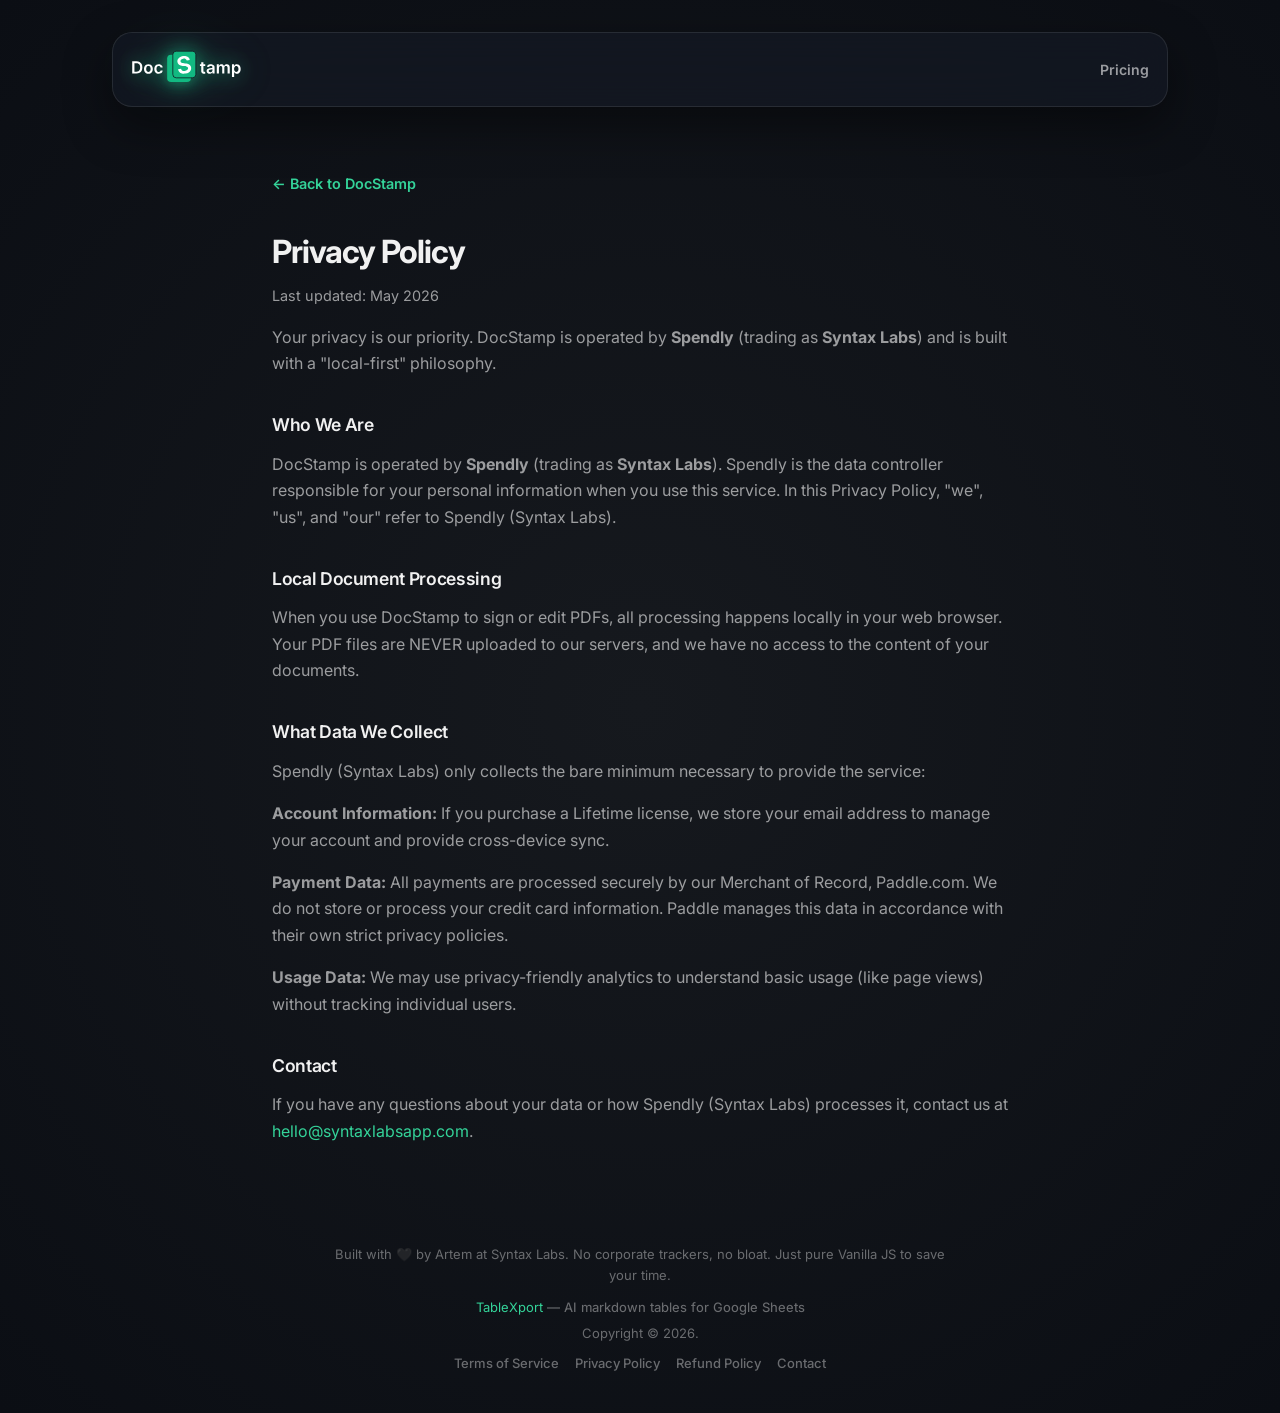
<file: privacy.html>
<!DOCTYPE html>
<html lang="en">
  <head>
    <meta charset="UTF-8" />
    <meta name="viewport" content="width=device-width, initial-scale=1.0" />
    <meta
      name="description"
      content="DocStamp Privacy Policy — how Spendly (Syntax Labs) handles your data."
    />
    <title>Privacy Policy — DocStamp</title>
    <link rel="preconnect" href="https://fonts.googleapis.com" />
    <link rel="preconnect" href="https://fonts.gstatic.com" crossorigin />
    <link
      href="https://fonts.googleapis.com/css2?family=Caveat:wght@600&family=Inter:wght@400;500;600;700&display=swap"
      rel="stylesheet"
    />
    <link rel="stylesheet" href="./styles.css" />
  </head>
  <body>
    <div class="app-shell" id="top">
      <header class="app-header glass" role="banner">
        <a
          class="brand brand--link"
          href="index.html"
          aria-label="DocStamp — home"
        >
          <span class="brand__mark" aria-hidden="true">
            <img
              class="brand__mark-img"
              src="./logo/logo.svg"
              alt=""
              width="100"
              height="20"
              decoding="async"
            />
          </span>
        </a>
        <nav class="app-header__nav" aria-label="Site">
          <a class="app-header__link" href="index.html#pricing">Pricing</a>
        </nav>
      </header>

      <main class="legal-content">
        <a class="legal-content__back" href="index.html">← Back to DocStamp</a>
        <h1>Privacy Policy</h1>
        <p class="legal-content__updated">Last updated: May 2026</p>

        <p>
          Your privacy is our priority. DocStamp is operated by
          <strong>Spendly</strong> (trading as <strong>Syntax Labs</strong>) and
          is built with a &quot;local-first&quot; philosophy.
        </p>

        <h2>Who We Are</h2>
        <p>
          DocStamp is operated by <strong>Spendly</strong> (trading as
          <strong>Syntax Labs</strong>). Spendly is the data controller
          responsible for your personal information when you use this service.
          In this Privacy Policy, &quot;we&quot;, &quot;us&quot;, and
          &quot;our&quot; refer to Spendly (Syntax Labs).
        </p>

        <h2>Local Document Processing</h2>
        <p>
          When you use DocStamp to sign or edit PDFs, all processing happens
          locally in your web browser. Your PDF files are NEVER uploaded to our
          servers, and we have no access to the content of your documents.
        </p>

        <h2>What Data We Collect</h2>
        <p>
          Spendly (Syntax Labs) only collects the bare minimum necessary to
          provide the service:
        </p>
        <p>
          <strong>Account Information:</strong> If you purchase a Lifetime
          license, we store your email address to manage your account and
          provide cross-device sync.
        </p>
        <p>
          <strong>Payment Data:</strong> All payments are processed securely
          by our Merchant of Record, Paddle.com. We do not store or process
          your credit card information. Paddle manages this data in accordance
          with their own strict privacy policies.
        </p>
        <p>
          <strong>Usage Data:</strong> We may use privacy-friendly analytics to
          understand basic usage (like page views) without tracking individual
          users.
        </p>

        <h2>Contact</h2>
        <p>
          If you have any questions about your data or how Spendly (Syntax Labs)
          processes it, contact us at
          <a href="mailto:hello@syntaxlabsapp.com">hello@syntaxlabsapp.com</a>.
        </p>
      </main>

      <footer class="app-footer">
        <p class="app-footer__founder">
          Built with 🖤 by Artem at Syntax Labs. No corporate trackers, no
          bloat. Just pure Vanilla JS to save your time.
        </p>
        <div
          class="app-footer__block app-footer__block--product"
          role="group"
          aria-label="Product link and copyright"
        >
          <p class="app-footer__line app-footer__line--tablexport">
            <a
              class="app-footer__link app-footer__link--mint"
              href="https://www.tablexport.com/"
              target="_blank"
              rel="noopener noreferrer"
              >TableXport</a
            ><span class="app-footer__product-desc">
              — AI markdown tables for Google Sheets</span
            >
          </p>
          <p class="app-footer__line app-footer__copyright">Copyright © 2026.</p>
        </div>
        <nav class="app-footer__legal" aria-label="Legal and contact">
          <a class="app-footer__legal-link" href="terms.html">Terms of Service</a>
          <a class="app-footer__legal-link" href="privacy.html">Privacy Policy</a>
          <a class="app-footer__legal-link" href="refund.html">Refund Policy</a>
          <a
            class="app-footer__legal-link"
            href="mailto:hello@syntaxlabsapp.com"
            >Contact</a
          >
        </nav>
      </footer>
    </div>
  </body>
</html>
</file>
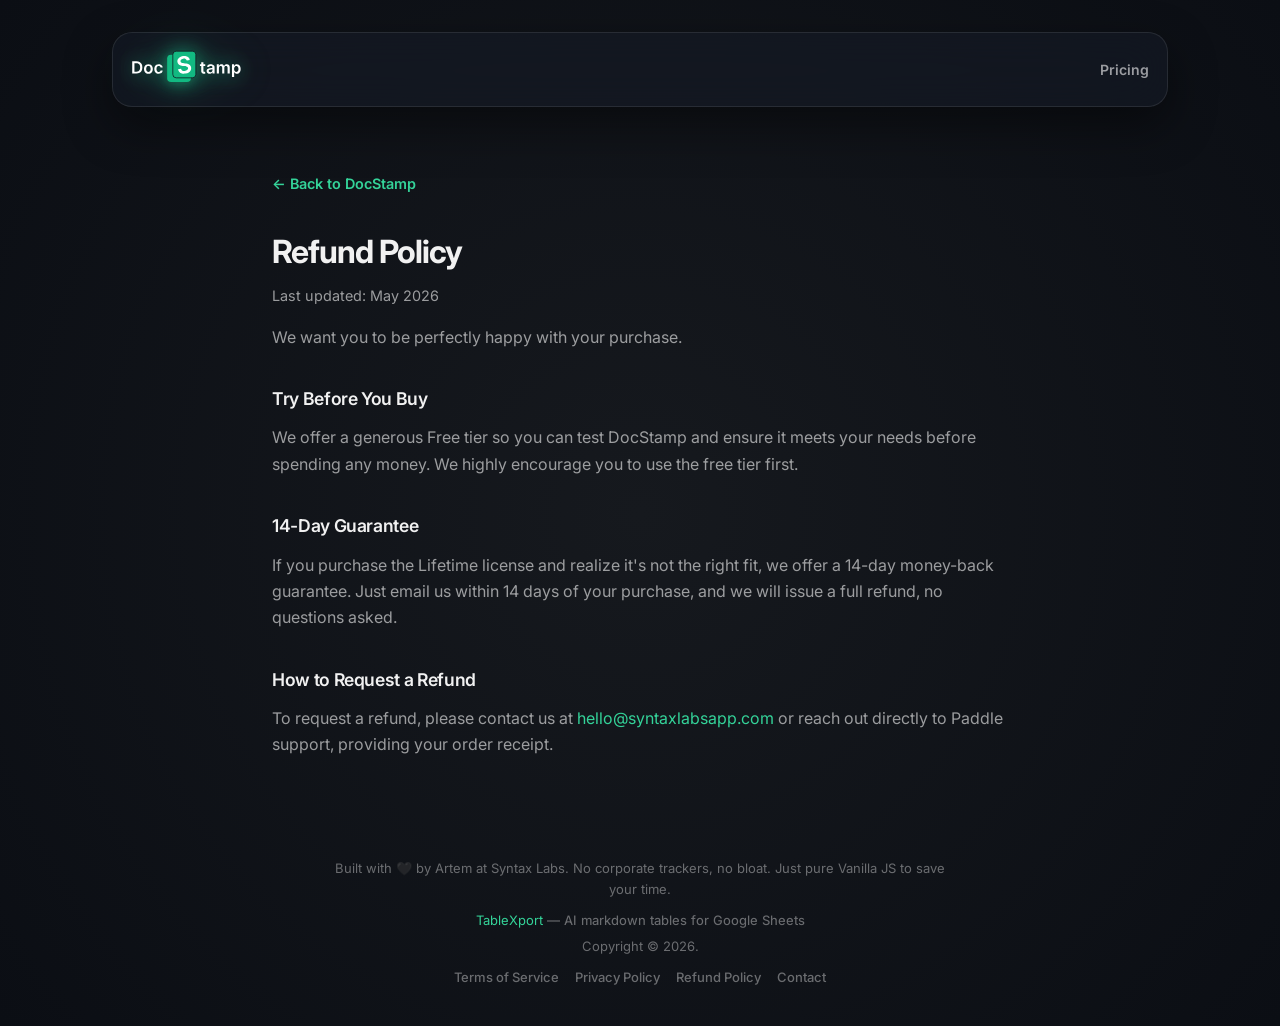
<file: refund.html>
<!DOCTYPE html>
<html lang="en">
  <head>
    <meta charset="UTF-8" />
    <meta name="viewport" content="width=device-width, initial-scale=1.0" />
    <meta
      name="description"
      content="DocStamp Refund Policy — free tier trial and 14-day money-back guarantee."
    />
    <title>Refund Policy — DocStamp</title>
    <link rel="preconnect" href="https://fonts.googleapis.com" />
    <link rel="preconnect" href="https://fonts.gstatic.com" crossorigin />
    <link
      href="https://fonts.googleapis.com/css2?family=Caveat:wght@600&family=Inter:wght@400;500;600;700&display=swap"
      rel="stylesheet"
    />
    <link rel="stylesheet" href="./styles.css" />
  </head>
  <body>
    <div class="app-shell" id="top">
      <header class="app-header glass" role="banner">
        <a
          class="brand brand--link"
          href="index.html"
          aria-label="DocStamp — home"
        >
          <span class="brand__mark" aria-hidden="true">
            <img
              class="brand__mark-img"
              src="./logo/logo.svg"
              alt=""
              width="100"
              height="20"
              decoding="async"
            />
          </span>
        </a>
        <nav class="app-header__nav" aria-label="Site">
          <a class="app-header__link" href="index.html#pricing">Pricing</a>
        </nav>
      </header>

      <main class="legal-content">
        <a class="legal-content__back" href="index.html">← Back to DocStamp</a>
        <h1>Refund Policy</h1>
        <p class="legal-content__updated">Last updated: May 2026</p>

        <p>
          We want you to be perfectly happy with your purchase.
        </p>

        <h2>Try Before You Buy</h2>
        <p>
          We offer a generous Free tier so you can test DocStamp and ensure it
          meets your needs before spending any money. We highly encourage you to
          use the free tier first.
        </p>

        <h2>14-Day Guarantee</h2>
        <p>
          If you purchase the Lifetime license and realize it&apos;s not the
          right fit, we offer a 14-day money-back guarantee. Just email us
          within 14 days of your purchase, and we will issue a full refund, no
          questions asked.
        </p>

        <h2>How to Request a Refund</h2>
        <p>
          To request a refund, please contact us at
          <a href="mailto:hello@syntaxlabsapp.com">hello@syntaxlabsapp.com</a> or reach
          out directly to Paddle support, providing your order receipt.
        </p>
      </main>

      <footer class="app-footer">
        <p class="app-footer__founder">
          Built with 🖤 by Artem at Syntax Labs. No corporate trackers, no
          bloat. Just pure Vanilla JS to save your time.
        </p>
        <div
          class="app-footer__block app-footer__block--product"
          role="group"
          aria-label="Product link and copyright"
        >
          <p class="app-footer__line app-footer__line--tablexport">
            <a
              class="app-footer__link app-footer__link--mint"
              href="https://www.tablexport.com/"
              target="_blank"
              rel="noopener noreferrer"
              >TableXport</a
            ><span class="app-footer__product-desc">
              — AI markdown tables for Google Sheets</span
            >
          </p>
          <p class="app-footer__line app-footer__copyright">Copyright © 2026.</p>
        </div>
        <nav class="app-footer__legal" aria-label="Legal and contact">
          <a class="app-footer__legal-link" href="terms.html">Terms of Service</a>
          <a class="app-footer__legal-link" href="privacy.html">Privacy Policy</a>
          <a class="app-footer__legal-link" href="refund.html">Refund Policy</a>
          <a
            class="app-footer__legal-link"
            href="mailto:hello@syntaxlabsapp.com"
            >Contact</a
          >
        </nav>
      </footer>
    </div>
  </body>
</html>
</file>
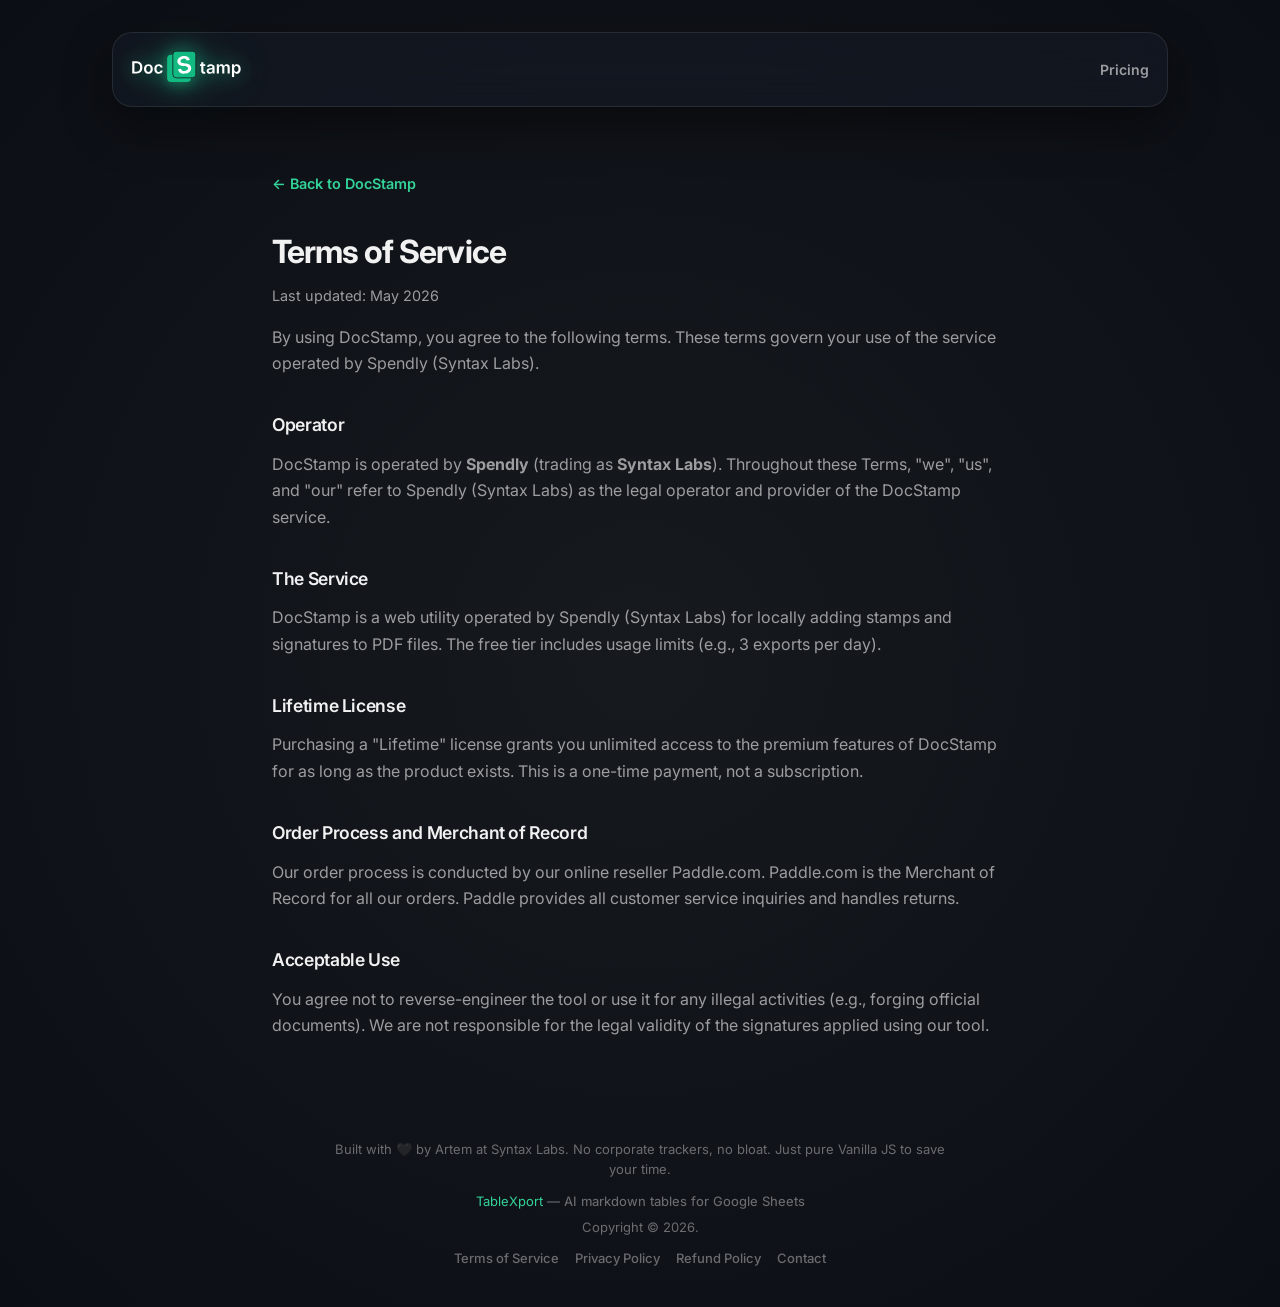
<file: terms.html>
<!DOCTYPE html>
<html lang="en">
  <head>
    <meta charset="UTF-8" />
    <meta name="viewport" content="width=device-width, initial-scale=1.0" />
    <meta
      name="description"
      content="DocStamp Terms of Service — rules for using the Spendly (Syntax Labs) PDF utility."
    />
    <title>Terms of Service — DocStamp</title>
    <link rel="preconnect" href="https://fonts.googleapis.com" />
    <link rel="preconnect" href="https://fonts.gstatic.com" crossorigin />
    <link
      href="https://fonts.googleapis.com/css2?family=Caveat:wght@600&family=Inter:wght@400;500;600;700&display=swap"
      rel="stylesheet"
    />
    <link rel="stylesheet" href="./styles.css" />
  </head>
  <body>
    <div class="app-shell" id="top">
      <header class="app-header glass" role="banner">
        <a
          class="brand brand--link"
          href="index.html"
          aria-label="DocStamp — home"
        >
          <span class="brand__mark" aria-hidden="true">
            <img
              class="brand__mark-img"
              src="./logo/logo.svg"
              alt=""
              width="100"
              height="20"
              decoding="async"
            />
          </span>
        </a>
        <nav class="app-header__nav" aria-label="Site">
          <a class="app-header__link" href="index.html#pricing">Pricing</a>
        </nav>
      </header>

      <main class="legal-content">
        <a class="legal-content__back" href="index.html">← Back to DocStamp</a>
        <h1>Terms of Service</h1>
        <p class="legal-content__updated">Last updated: May 2026</p>

        <p>
          By using DocStamp, you agree to the following terms. These terms
          govern your use of the service operated by Spendly (Syntax Labs).
        </p>

        <h2>Operator</h2>
        <p>
          DocStamp is operated by <strong>Spendly</strong> (trading as
          <strong>Syntax Labs</strong>). Throughout these Terms,
          &quot;we&quot;, &quot;us&quot;, and &quot;our&quot; refer to Spendly
          (Syntax Labs) as the legal operator and provider of the DocStamp
          service.
        </p>

        <h2>The Service</h2>
        <p>
          DocStamp is a web utility operated by Spendly (Syntax Labs) for
          locally adding stamps and signatures to PDF files. The free tier
          includes usage limits (e.g., 3 exports per day).
        </p>

        <h2>Lifetime License</h2>
        <p>
          Purchasing a &quot;Lifetime&quot; license grants you unlimited access
          to the premium features of DocStamp for as long as the product
          exists. This is a one-time payment, not a subscription.
        </p>

        <h2>Order Process and Merchant of Record</h2>
        <p>
          Our order process is conducted by our online reseller Paddle.com.
          Paddle.com is the Merchant of Record for all our orders. Paddle
          provides all customer service inquiries and handles returns.
        </p>

        <h2>Acceptable Use</h2>
        <p>
          You agree not to reverse-engineer the tool or use it for any illegal
          activities (e.g., forging official documents). We are not responsible
          for the legal validity of the signatures applied using our tool.
        </p>
      </main>

      <footer class="app-footer">
        <p class="app-footer__founder">
          Built with 🖤 by Artem at Syntax Labs. No corporate trackers, no
          bloat. Just pure Vanilla JS to save your time.
        </p>
        <div
          class="app-footer__block app-footer__block--product"
          role="group"
          aria-label="Product link and copyright"
        >
          <p class="app-footer__line app-footer__line--tablexport">
            <a
              class="app-footer__link app-footer__link--mint"
              href="https://www.tablexport.com/"
              target="_blank"
              rel="noopener noreferrer"
              >TableXport</a
            ><span class="app-footer__product-desc">
              — AI markdown tables for Google Sheets</span
            >
          </p>
          <p class="app-footer__line app-footer__copyright">Copyright © 2026.</p>
        </div>
        <nav class="app-footer__legal" aria-label="Legal and contact">
          <a class="app-footer__legal-link" href="terms.html">Terms of Service</a>
          <a class="app-footer__legal-link" href="privacy.html">Privacy Policy</a>
          <a class="app-footer__legal-link" href="refund.html">Refund Policy</a>
          <a
            class="app-footer__legal-link"
            href="mailto:hello@syntaxlabsapp.com"
            >Contact</a
          >
        </nav>
      </footer>
    </div>
  </body>
</html>
</file>
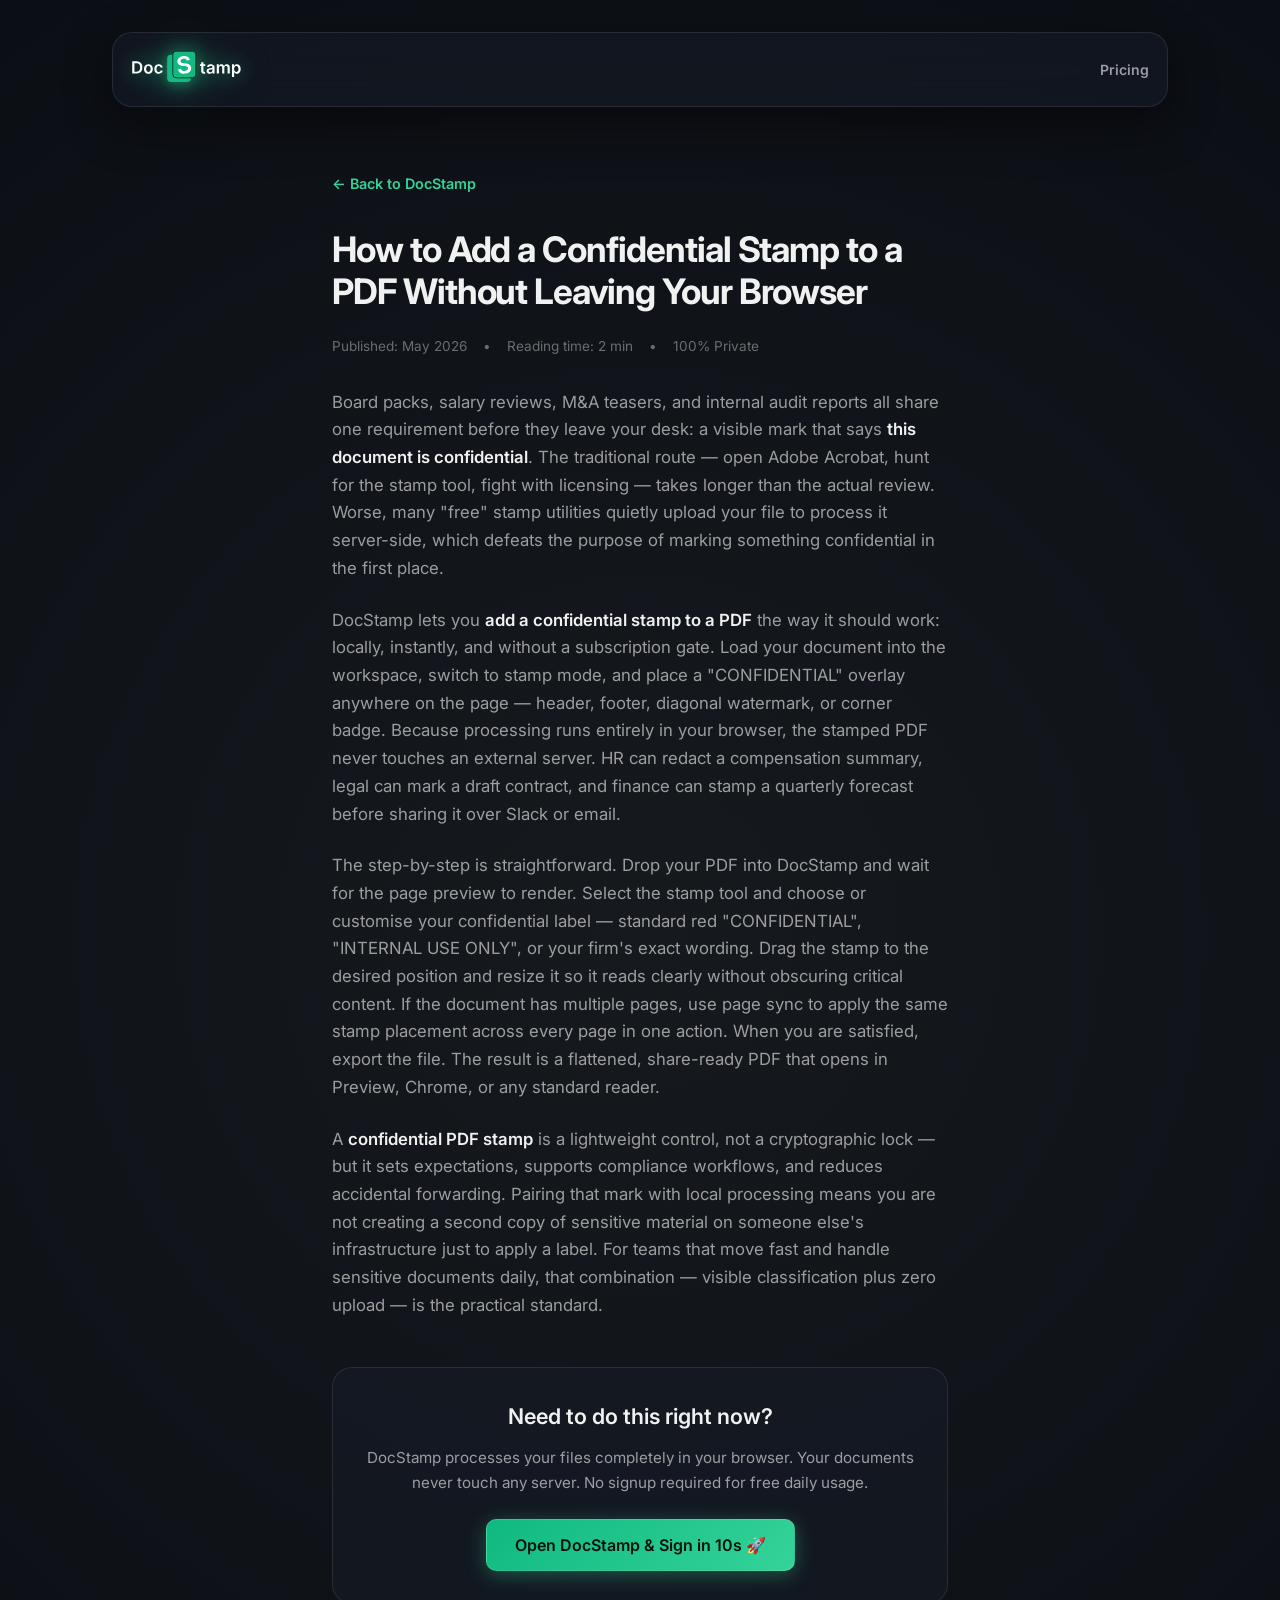
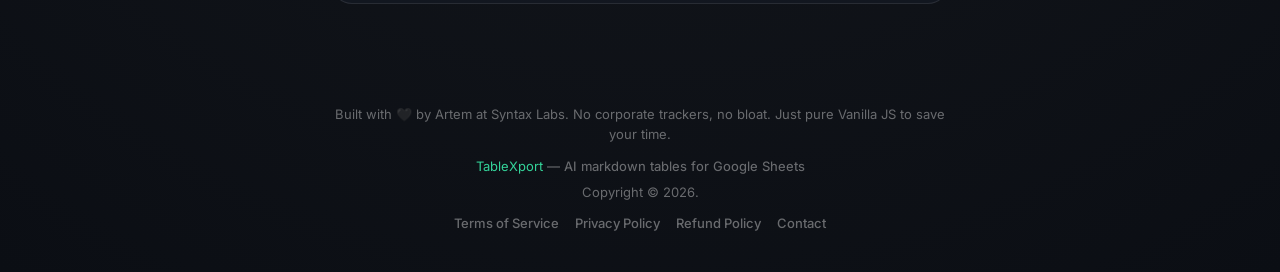
<file: cookbook/add-confidential-stamp-to-pdf.html>
<!DOCTYPE html>
<html lang="en">
  <head>
    <meta charset="UTF-8" />
    <meta name="viewport" content="width=device-width, initial-scale=1.0" />
    <title>How to Add a Confidential Stamp to a PDF Locally | DocStamp Cookbook</title>
    <meta
      name="description"
      content="Add a CONFIDENTIAL stamp to any PDF in seconds — directly in your browser. No Adobe, no uploads. Step-by-step guide for legal, HR, and finance teams."
    />
    <link rel="icon" href="../favicon.svg" type="image/svg+xml" sizes="any" />
    <link rel="preconnect" href="https://fonts.googleapis.com" />
    <link rel="preconnect" href="https://fonts.gstatic.com" crossorigin />
    <link
      href="https://fonts.googleapis.com/css2?family=Caveat:wght@600&family=Inter:wght@400;500;600;700&display=swap"
      rel="stylesheet"
    />
    <link rel="stylesheet" href="../styles.css" />
  </head>
  <body>
    <div class="app-shell" id="top">
      <header class="app-header glass" role="banner">
        <a
          class="brand brand--link"
          href="../index.html"
          aria-label="DocStamp — home"
        >
          <span class="brand__mark" aria-hidden="true">
            <img
              class="brand__mark-img"
              src="../logo/logo.svg"
              alt=""
              width="100"
              height="20"
              decoding="async"
            />
          </span>
        </a>
        <nav class="app-header__nav" aria-label="Site">
          <a class="app-header__link" href="../index.html#pricing">Pricing</a>
        </nav>
      </header>

      <main class="cookbook-content">
        <a class="cookbook-content__back" href="../index.html">← Back to DocStamp</a>
        <article>
          <h1>How to Add a Confidential Stamp to a PDF Without Leaving Your Browser</h1>
          <div class="cookbook-content__meta">
            <span>Published: May 2026</span>
            <span>•</span>
            <span>Reading time: 2 min</span>
            <span>•</span>
            <span>100% Private</span>
          </div>

          <p>Board packs, salary reviews, M&amp;A teasers, and internal audit reports all share one requirement before they leave your desk: a visible mark that says <strong>this document is confidential</strong>. The traditional route — open Adobe Acrobat, hunt for the stamp tool, fight with licensing — takes longer than the actual review. Worse, many "free" stamp utilities quietly upload your file to process it server-side, which defeats the purpose of marking something confidential in the first place.</p>

          <p>DocStamp lets you <strong>add a confidential stamp to a PDF</strong> the way it should work: locally, instantly, and without a subscription gate. Load your document into the workspace, switch to stamp mode, and place a "CONFIDENTIAL" overlay anywhere on the page — header, footer, diagonal watermark, or corner badge. Because processing runs entirely in your browser, the stamped PDF never touches an external server. HR can redact a compensation summary, legal can mark a draft contract, and finance can stamp a quarterly forecast before sharing it over Slack or email.</p>

          <p>The step-by-step is straightforward. Drop your PDF into DocStamp and wait for the page preview to render. Select the stamp tool and choose or customise your confidential label — standard red "CONFIDENTIAL", "INTERNAL USE ONLY", or your firm's exact wording. Drag the stamp to the desired position and resize it so it reads clearly without obscuring critical content. If the document has multiple pages, use page sync to apply the same stamp placement across every page in one action. When you are satisfied, export the file. The result is a flattened, share-ready PDF that opens in Preview, Chrome, or any standard reader.</p>

          <p>A <strong>confidential PDF stamp</strong> is a lightweight control, not a cryptographic lock — but it sets expectations, supports compliance workflows, and reduces accidental forwarding. Pairing that mark with local processing means you are not creating a second copy of sensitive material on someone else's infrastructure just to apply a label. For teams that move fast and handle sensitive documents daily, that combination — visible classification plus zero upload — is the practical standard.</p>

          <div class="cookbook-cta-box">
            <h2>Need to do this right now?</h2>
            <p>DocStamp processes your files completely in your browser. Your documents never touch any server. No signup required for free daily usage.</p>
            <a href="../index.html" class="cookbook-cta-btn">Open DocStamp &amp; Sign in 10s 🚀</a>
          </div>
        </article>
      </main>

      <footer class="app-footer">
        <p class="app-footer__founder">
          Built with 🖤 by Artem at Syntax Labs. No corporate trackers, no
          bloat. Just pure Vanilla JS to save your time.
        </p>
        <div
          class="app-footer__block app-footer__block--product"
          role="group"
          aria-label="Product link and copyright"
        >
          <p class="app-footer__line app-footer__line--tablexport">
            <a
              class="app-footer__link app-footer__link--mint"
              href="https://www.tablexport.com/"
              target="_blank"
              rel="noopener noreferrer"
              >TableXport</a
            ><span class="app-footer__product-desc">
              — AI markdown tables for Google Sheets</span
            >
          </p>
          <p class="app-footer__line app-footer__copyright">Copyright © 2026.</p>
        </div>
        <nav class="app-footer__legal" aria-label="Legal and contact">
          <a class="app-footer__legal-link" href="../terms.html">Terms of Service</a>
          <a class="app-footer__legal-link" href="../privacy.html">Privacy Policy</a>
          <a class="app-footer__legal-link" href="../refund.html">Refund Policy</a>
          <a class="app-footer__legal-link" href="mailto:hello@syntaxlabsapp.com">Contact</a>
        </nav>
      </footer>
    </div>
  </body>
</html>
</file>
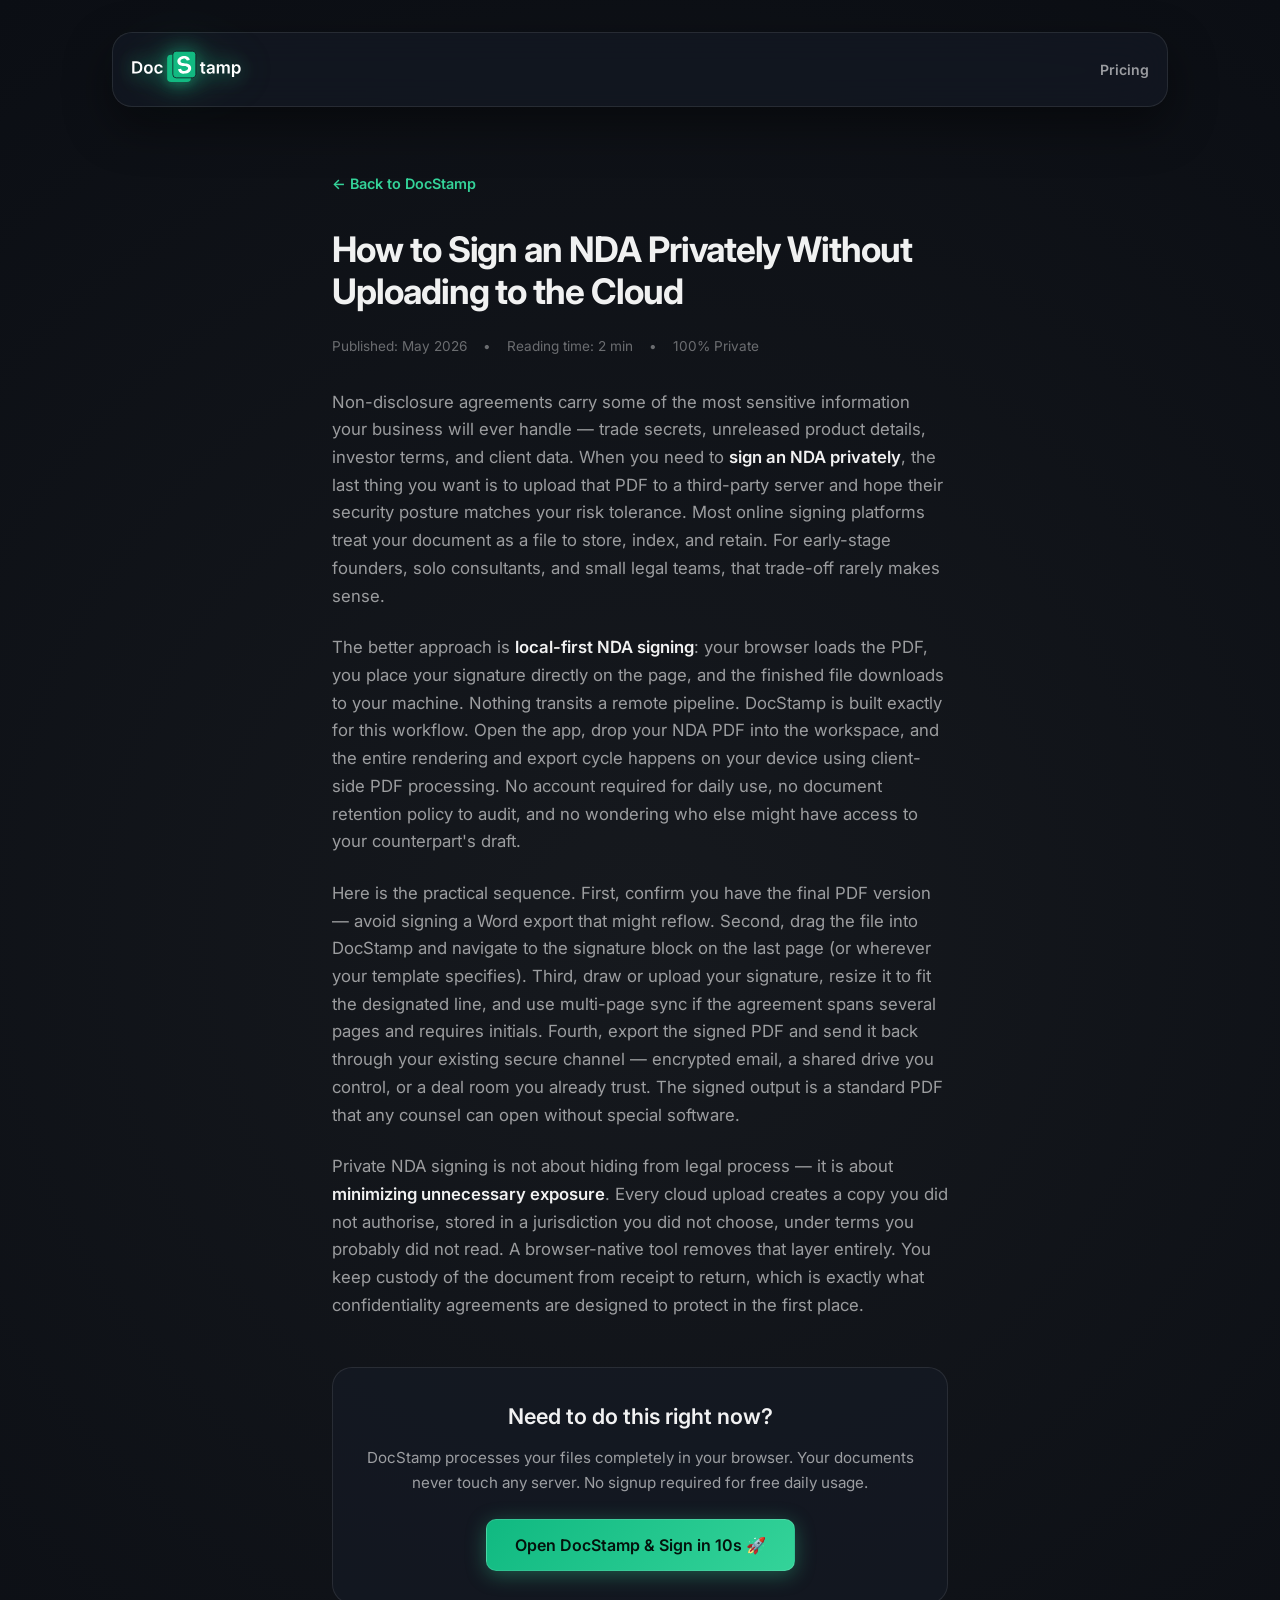
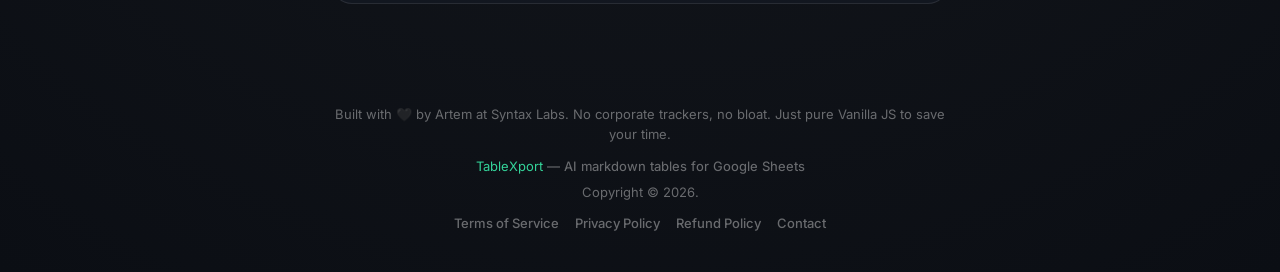
<file: cookbook/how-to-sign-nda-privately.html>
<!DOCTYPE html>
<html lang="en">
  <head>
    <meta charset="UTF-8" />
    <meta name="viewport" content="width=device-width, initial-scale=1.0" />
    <title>How to Sign an NDA Privately Without Uploading to the Cloud | DocStamp Cookbook</title>
    <meta
      name="description"
      content="Learn how to sign an NDA privately in your browser. No uploads, no accounts, no cloud storage. A local-first guide for founders, freelancers, and legal teams."
    />
    <link rel="icon" href="../favicon.svg" type="image/svg+xml" sizes="any" />
    <link rel="preconnect" href="https://fonts.googleapis.com" />
    <link rel="preconnect" href="https://fonts.gstatic.com" crossorigin />
    <link
      href="https://fonts.googleapis.com/css2?family=Caveat:wght@600&family=Inter:wght@400;500;600;700&display=swap"
      rel="stylesheet"
    />
    <link rel="stylesheet" href="../styles.css" />
  </head>
  <body>
    <div class="app-shell" id="top">
      <header class="app-header glass" role="banner">
        <a
          class="brand brand--link"
          href="../index.html"
          aria-label="DocStamp — home"
        >
          <span class="brand__mark" aria-hidden="true">
            <img
              class="brand__mark-img"
              src="../logo/logo.svg"
              alt=""
              width="100"
              height="20"
              decoding="async"
            />
          </span>
        </a>
        <nav class="app-header__nav" aria-label="Site">
          <a class="app-header__link" href="../index.html#pricing">Pricing</a>
        </nav>
      </header>

      <main class="cookbook-content">
        <a class="cookbook-content__back" href="../index.html">← Back to DocStamp</a>
        <article>
          <h1>How to Sign an NDA Privately Without Uploading to the Cloud</h1>
          <div class="cookbook-content__meta">
            <span>Published: May 2026</span>
            <span>•</span>
            <span>Reading time: 2 min</span>
            <span>•</span>
            <span>100% Private</span>
          </div>

          <p>Non-disclosure agreements carry some of the most sensitive information your business will ever handle — trade secrets, unreleased product details, investor terms, and client data. When you need to <strong>sign an NDA privately</strong>, the last thing you want is to upload that PDF to a third-party server and hope their security posture matches your risk tolerance. Most online signing platforms treat your document as a file to store, index, and retain. For early-stage founders, solo consultants, and small legal teams, that trade-off rarely makes sense.</p>

          <p>The better approach is <strong>local-first NDA signing</strong>: your browser loads the PDF, you place your signature directly on the page, and the finished file downloads to your machine. Nothing transits a remote pipeline. DocStamp is built exactly for this workflow. Open the app, drop your NDA PDF into the workspace, and the entire rendering and export cycle happens on your device using client-side PDF processing. No account required for daily use, no document retention policy to audit, and no wondering who else might have access to your counterpart's draft.</p>

          <p>Here is the practical sequence. First, confirm you have the final PDF version — avoid signing a Word export that might reflow. Second, drag the file into DocStamp and navigate to the signature block on the last page (or wherever your template specifies). Third, draw or upload your signature, resize it to fit the designated line, and use multi-page sync if the agreement spans several pages and requires initials. Fourth, export the signed PDF and send it back through your existing secure channel — encrypted email, a shared drive you control, or a deal room you already trust. The signed output is a standard PDF that any counsel can open without special software.</p>

          <p>Private NDA signing is not about hiding from legal process — it is about <strong>minimizing unnecessary exposure</strong>. Every cloud upload creates a copy you did not authorise, stored in a jurisdiction you did not choose, under terms you probably did not read. A browser-native tool removes that layer entirely. You keep custody of the document from receipt to return, which is exactly what confidentiality agreements are designed to protect in the first place.</p>

          <div class="cookbook-cta-box">
            <h2>Need to do this right now?</h2>
            <p>DocStamp processes your files completely in your browser. Your documents never touch any server. No signup required for free daily usage.</p>
            <a href="../index.html" class="cookbook-cta-btn">Open DocStamp &amp; Sign in 10s 🚀</a>
          </div>
        </article>
      </main>

      <footer class="app-footer">
        <p class="app-footer__founder">
          Built with 🖤 by Artem at Syntax Labs. No corporate trackers, no
          bloat. Just pure Vanilla JS to save your time.
        </p>
        <div
          class="app-footer__block app-footer__block--product"
          role="group"
          aria-label="Product link and copyright"
        >
          <p class="app-footer__line app-footer__line--tablexport">
            <a
              class="app-footer__link app-footer__link--mint"
              href="https://www.tablexport.com/"
              target="_blank"
              rel="noopener noreferrer"
              >TableXport</a
            ><span class="app-footer__product-desc">
              — AI markdown tables for Google Sheets</span
            >
          </p>
          <p class="app-footer__line app-footer__copyright">Copyright © 2026.</p>
        </div>
        <nav class="app-footer__legal" aria-label="Legal and contact">
          <a class="app-footer__legal-link" href="../terms.html">Terms of Service</a>
          <a class="app-footer__legal-link" href="../privacy.html">Privacy Policy</a>
          <a class="app-footer__legal-link" href="../refund.html">Refund Policy</a>
          <a class="app-footer__legal-link" href="mailto:hello@syntaxlabsapp.com">Contact</a>
        </nav>
      </footer>
    </div>
  </body>
</html>
</file>
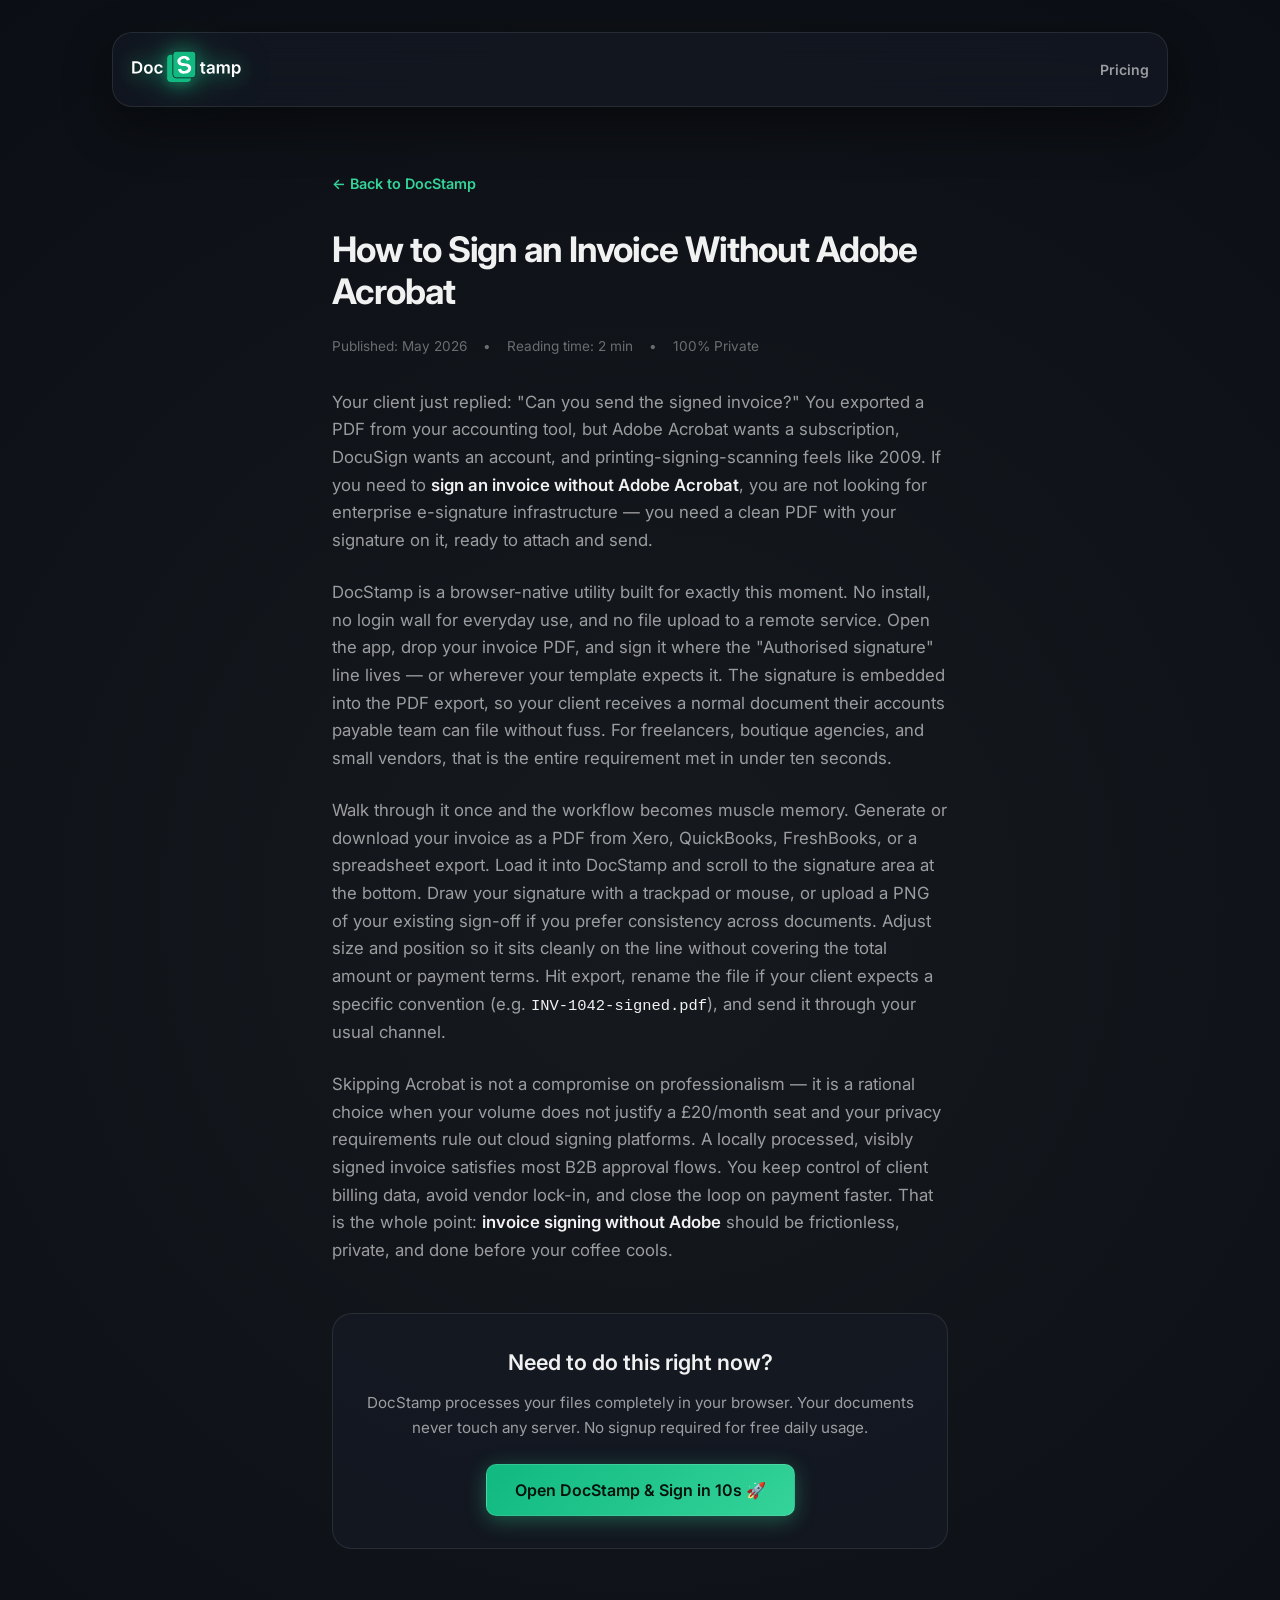
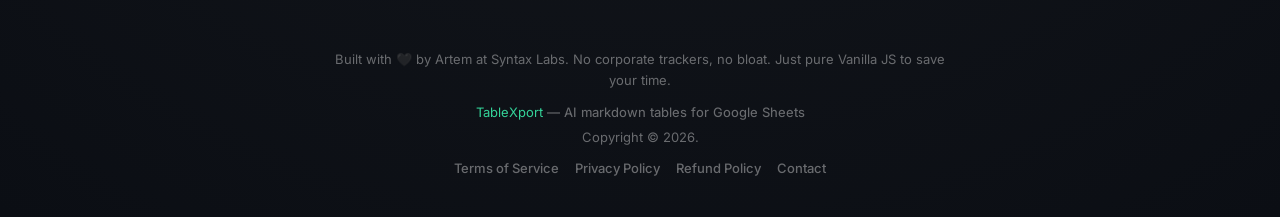
<file: cookbook/sign-invoice-without-adobe-acrobat.html>
<!DOCTYPE html>
<html lang="en">
  <head>
    <meta charset="UTF-8" />
    <meta name="viewport" content="width=device-width, initial-scale=1.0" />
    <title>How to Sign an Invoice Without Adobe Acrobat | DocStamp Cookbook</title>
    <meta
      name="description"
      content="Sign invoices without Adobe Acrobat — free, fast, and 100% in your browser. A practical guide for freelancers, agencies, and small businesses who need signed PDFs today."
    />
    <link rel="icon" href="../favicon.svg" type="image/svg+xml" sizes="any" />
    <link rel="preconnect" href="https://fonts.googleapis.com" />
    <link rel="preconnect" href="https://fonts.gstatic.com" crossorigin />
    <link
      href="https://fonts.googleapis.com/css2?family=Caveat:wght@600&family=Inter:wght@400;500;600;700&display=swap"
      rel="stylesheet"
    />
    <link rel="stylesheet" href="../styles.css" />
  </head>
  <body>
    <div class="app-shell" id="top">
      <header class="app-header glass" role="banner">
        <a
          class="brand brand--link"
          href="../index.html"
          aria-label="DocStamp — home"
        >
          <span class="brand__mark" aria-hidden="true">
            <img
              class="brand__mark-img"
              src="../logo/logo.svg"
              alt=""
              width="100"
              height="20"
              decoding="async"
            />
          </span>
        </a>
        <nav class="app-header__nav" aria-label="Site">
          <a class="app-header__link" href="../index.html#pricing">Pricing</a>
        </nav>
      </header>

      <main class="cookbook-content">
        <a class="cookbook-content__back" href="../index.html">← Back to DocStamp</a>
        <article>
          <h1>How to Sign an Invoice Without Adobe Acrobat</h1>
          <div class="cookbook-content__meta">
            <span>Published: May 2026</span>
            <span>•</span>
            <span>Reading time: 2 min</span>
            <span>•</span>
            <span>100% Private</span>
          </div>

          <p>Your client just replied: "Can you send the signed invoice?" You exported a PDF from your accounting tool, but Adobe Acrobat wants a subscription, DocuSign wants an account, and printing-signing-scanning feels like 2009. If you need to <strong>sign an invoice without Adobe Acrobat</strong>, you are not looking for enterprise e-signature infrastructure — you need a clean PDF with your signature on it, ready to attach and send.</p>

          <p>DocStamp is a browser-native utility built for exactly this moment. No install, no login wall for everyday use, and no file upload to a remote service. Open the app, drop your invoice PDF, and sign it where the "Authorised signature" line lives — or wherever your template expects it. The signature is embedded into the PDF export, so your client receives a normal document their accounts payable team can file without fuss. For freelancers, boutique agencies, and small vendors, that is the entire requirement met in under ten seconds.</p>

          <p>Walk through it once and the workflow becomes muscle memory. Generate or download your invoice as a PDF from Xero, QuickBooks, FreshBooks, or a spreadsheet export. Load it into DocStamp and scroll to the signature area at the bottom. Draw your signature with a trackpad or mouse, or upload a PNG of your existing sign-off if you prefer consistency across documents. Adjust size and position so it sits cleanly on the line without covering the total amount or payment terms. Hit export, rename the file if your client expects a specific convention (e.g. <code>INV-1042-signed.pdf</code>), and send it through your usual channel.</p>

          <p>Skipping Acrobat is not a compromise on professionalism — it is a rational choice when your volume does not justify a £20/month seat and your privacy requirements rule out cloud signing platforms. A locally processed, visibly signed invoice satisfies most B2B approval flows. You keep control of client billing data, avoid vendor lock-in, and close the loop on payment faster. That is the whole point: <strong>invoice signing without Adobe</strong> should be frictionless, private, and done before your coffee cools.</p>

          <div class="cookbook-cta-box">
            <h2>Need to do this right now?</h2>
            <p>DocStamp processes your files completely in your browser. Your documents never touch any server. No signup required for free daily usage.</p>
            <a href="../index.html" class="cookbook-cta-btn">Open DocStamp &amp; Sign in 10s 🚀</a>
          </div>
        </article>
      </main>

      <footer class="app-footer">
        <p class="app-footer__founder">
          Built with 🖤 by Artem at Syntax Labs. No corporate trackers, no
          bloat. Just pure Vanilla JS to save your time.
        </p>
        <div
          class="app-footer__block app-footer__block--product"
          role="group"
          aria-label="Product link and copyright"
        >
          <p class="app-footer__line app-footer__line--tablexport">
            <a
              class="app-footer__link app-footer__link--mint"
              href="https://www.tablexport.com/"
              target="_blank"
              rel="noopener noreferrer"
              >TableXport</a
            ><span class="app-footer__product-desc">
              — AI markdown tables for Google Sheets</span
            >
          </p>
          <p class="app-footer__line app-footer__copyright">Copyright © 2026.</p>
        </div>
        <nav class="app-footer__legal" aria-label="Legal and contact">
          <a class="app-footer__legal-link" href="../terms.html">Terms of Service</a>
          <a class="app-footer__legal-link" href="../privacy.html">Privacy Policy</a>
          <a class="app-footer__legal-link" href="../refund.html">Refund Policy</a>
          <a class="app-footer__legal-link" href="mailto:hello@syntaxlabsapp.com">Contact</a>
        </nav>
      </footer>
    </div>
  </body>
</html>
</file>
<file: styles.css>
:root {
  --bg-obsidian: #0b0e14;
  /* Subtle center lift — breaks flat obsidian without brightening the whole page */
  --bg-depth: radial-gradient(
    circle at center,
    #16191e 0%,
    var(--bg-obsidian) 100%
  );
  --surface-glass: rgba(22, 28, 40, 0.55);
  --surface-glass-strong: rgba(28, 35, 52, 0.72);
  --border-subtle: rgba(255, 255, 255, 0.09);
  --border-strong: rgba(255, 255, 255, 0.14);
  --text-primary: rgba(255, 255, 255, 0.94);
  --text-secondary: rgba(255, 255, 255, 0.58);
  --text-muted: rgba(255, 255, 255, 0.38);
  --mint-500: #10b981;
  --mint-400: #34d399;
  --mint-glow-alpha: 0.35;
  --mint-glow: rgb(52 211 153 / var(--mint-glow-alpha));
  --mint-gradient: linear-gradient(135deg, var(--mint-500), var(--mint-400));
  --mint-gradient-hover: linear-gradient(
    135deg,
    color-mix(in srgb, var(--mint-500) 78%, white 22%),
    color-mix(in srgb, var(--mint-400) 75%, white 25%)
  );
  --mint-glow-hover: rgb(52 211 153 / calc(var(--mint-glow-alpha) * 0.92));
  --shadow-soft: 0 18px 48px rgba(0, 0, 0, 0.45);
  --preview-canvas-elevated-shadow:
    0 18px 52px rgba(0, 0, 0, 0.58),
    0 10px 36px rgba(0, 0, 0, 0.38),
    0 0 0 1px rgba(255, 255, 255, 0.07),
    0 0 52px rgb(52 211 153 / calc(var(--mint-glow-alpha) * 0.2));
  --shell-max-width: 1120px;
  --shell-max-width-doc-active: min(92vw, 740px);
  --preview-max-width-desktop: 740px;
  --radius-lg: 20px;
  --radius-md: 14px;
  --radius-sm: 10px;
  --font: "Inter", system-ui, -apple-system, "Segoe UI", sans-serif;
  --blur: blur(22px);
}

@property --angle {
  syntax: "<angle>";
  inherits: false;
  initial-value: 0deg;
}

*,
*::before,
*::after {
  box-sizing: border-box;
}

html {
  color-scheme: dark;
}

body {
  margin: 0;
  min-height: 100vh;
  font-family: var(--font);
  font-size: 16px;
  line-height: 1.5;
  color: var(--text-primary);
  background: var(--bg-depth);
  background-color: var(--bg-obsidian);
  -webkit-font-smoothing: antialiased;
}

.app-shell {
  min-height: 100vh;
  display: flex;
  flex-direction: column;
  padding: clamp(1rem, 3vw, 2rem);
  max-width: var(--shell-max-width);
  width: 100%;
  margin: 0 auto;
}

/* Wide “hero preview” layout whenever the PDF workspace is open (upload or demo). */
body.doc-loaded .app-shell,
.app-shell:has(#workspace:not([hidden])) {
  max-width: var(--preview-max-width-desktop) !important;
  width: 100% !important;
  box-sizing: border-box;
}

body.doc-loaded .app-main,
.app-shell:has(#workspace:not([hidden])) .app-main {
  max-width: var(--preview-max-width-desktop) !important;
  width: 100% !important;
  box-sizing: border-box;
}

.glass {
  background: var(--surface-glass);
  backdrop-filter: var(--blur);
  -webkit-backdrop-filter: var(--blur);
  border: 1px solid var(--border-subtle);
  box-shadow: var(--shadow-soft);
}

@supports not (backdrop-filter: blur(1px)) {
  .glass {
    background: var(--surface-glass-strong);
  }
}

.svg-filters {
  position: absolute;
  width: 0;
  height: 0;
  overflow: hidden;
  pointer-events: none;
}

.app-header {
  display: flex;
  flex-wrap: nowrap;
  align-items: center;
  justify-content: space-between;
  gap: 1rem 1.25rem;
  padding: 0.85rem 1.15rem;
  border-radius: var(--radius-lg);
}

/* Softer, wider mint wash under the header — reads as a spotlight toward the hero */
.app-header.glass {
  box-shadow: var(--shadow-soft),
    0 36px 100px -48px rgb(52 211 153 / 0.16),
    0 72px 160px -72px rgb(52 211 153 / 0.09),
    0 120px 220px -100px rgb(52 211 153 / 0.05);
}

.brand {
  display: flex;
  align-items: center;
  gap: 0.75rem;
  min-width: 0;
}

.brand--link {
  text-decoration: none;
  color: inherit;
}

.brand--link:focus-visible {
  outline: 2px solid color-mix(in srgb, var(--mint-400) 85%, transparent);
  outline-offset: 3px;
  border-radius: var(--radius-sm);
}

.brand__mark {
  flex-shrink: 0;
  display: flex;
  align-items: center;
  justify-content: center;
  filter: drop-shadow(0 0 10px var(--mint-glow))
    drop-shadow(0 0 22px rgb(52 211 153 / 0.18))
    drop-shadow(0 2px 10px rgb(16 185 129 / 0.28));
}

.brand__mark-img {
  width: 100%;
  height: 100%;
  display: block;
  object-fit: contain;
}

.brand__name {
  font-weight: 600;
  letter-spacing: -0.02em;
  font-size: 1.05rem;
}

.app-header__nav {
  display: flex;
  align-items: center;
  gap: 0.75rem;
  flex-shrink: 0;
}

.user-profile {
  display: flex;
  align-items: center;
  gap: 0.62rem;
  padding-left: 0.65rem;
  margin-left: 0.1rem;
  border-left: 1px solid rgba(255, 255, 255, 0.08);
}

@media (prefers-reduced-motion: no-preference) {
  .user-profile {
    animation: header-profile-fade 0.18s ease-out;
  }
}

@keyframes header-profile-fade {
  from {
    opacity: 0;
  }

  to {
    opacity: 1;
  }
}

.user-profile__avatar {
  display: block;
  width: 2rem;
  height: 2rem;
  border-radius: 999px;
  object-fit: cover;
  border: 1px solid rgba(255, 255, 255, 0.1);
  background: rgba(22, 27, 34, 0.9);
}

.user-profile__logout {
  margin: 0;
  padding: 0.38rem 0.72rem;
  font-family: inherit;
  font-size: 0.8rem;
  font-weight: 600;
  color: var(--text-muted);
  cursor: pointer;
  border-radius: var(--radius-sm);
  border: 1px solid rgba(255, 255, 255, 0.08);
  background: rgba(255, 255, 255, 0.04);
  transition: background 0.15s ease, color 0.15s ease, border-color 0.15s ease;
  white-space: nowrap;
}

.user-profile__logout:hover {
  background: rgba(255, 255, 255, 0.085);
  color: var(--text-secondary);
  border-color: rgba(255, 255, 255, 0.12);
}

.user-profile__logout:focus-visible {
  outline: 2px solid color-mix(in srgb, var(--mint-400) 85%, transparent);
  outline-offset: 2px;
}

.app-header__link {
  font-size: 0.88rem;
  font-weight: 600;
  color: var(--text-secondary);
  text-decoration: none;
  border-bottom: 1px solid transparent;
  transition: color 0.15s ease, border-color 0.15s ease;
  white-space: nowrap;
}

.app-header__link:hover {
  color: var(--mint-400);
  border-bottom-color: color-mix(in srgb, var(--mint-400) 40%, transparent);
}

.app-header__link:focus-visible {
  outline: 2px solid color-mix(in srgb, var(--mint-400) 85%, transparent);
  outline-offset: 3px;
  border-radius: var(--radius-sm);
}

.app-header__signin {
  margin: 0;
  padding: 0.38rem 0.85rem;
  font-family: inherit;
  font-size: 0.8rem;
  font-weight: 600;
  color: var(--mint-400);
  cursor: pointer;
  border-radius: var(--radius-sm);
  border: 1px solid color-mix(in srgb, var(--mint-400) 35%, transparent);
  background: color-mix(in srgb, var(--mint-400) 8%, transparent);
  transition: background 0.15s ease, color 0.15s ease, border-color 0.15s ease;
  white-space: nowrap;
}

.app-header__signin:hover {
  background: color-mix(in srgb, var(--mint-400) 14%, transparent);
  color: var(--text-primary);
  border-color: color-mix(in srgb, var(--mint-400) 50%, transparent);
}

.app-header__signin:focus-visible {
  outline: 2px solid color-mix(in srgb, var(--mint-400) 85%, transparent);
  outline-offset: 2px;
}

.hero {
  position: relative;
  isolation: isolate;
  margin: 0;
  padding: 0;
  width: 100%;
  max-width: 38rem;
  margin-inline: auto;
  text-align: center;
}

/* Mint spotlight from above — pairs with header glow; stays non-interactive */
.hero::before {
  content: "";
  position: absolute;
  left: 50%;
  top: clamp(-200px, -28vw, -100px);
  z-index: -1;
  width: min(36rem, 94vw);
  height: clamp(260px, 42vw, 400px);
  translate: -50% 0;
  pointer-events: none;
  background: radial-gradient(
    ellipse 100% 52% at 50% 0%,
    rgb(52 211 153 / 0.12) 0%,
    rgb(52 211 153 / 0.045) 42%,
    transparent 70%
  );
  filter: blur(32px);
}

.hero__title {
  margin: 0 0 0.65rem;
  font-size: clamp(
    calc(1.35rem + 10px),
    calc(4.2vw + 10px),
    calc(1.85rem + 10px)
  );
  font-weight: 650;
  letter-spacing: -0.03em;
  line-height: 1.2;
  color: var(--text-primary);
}

.hero__lead {
  margin: 0;
  font-size: 1rem;
  font-weight: 450;
  line-height: 1.55;
  color: var(--text-secondary);
}

.local-processing-badge {
  position: fixed;
  bottom: 1rem;
  right: 1rem;
  z-index: 2500;
  display: inline-flex;
  align-items: center;
  gap: 0.35rem;
  margin: 0;
  padding: 0.4rem 0.65rem;
  font-size: 0.72rem;
  font-weight: 600;
  letter-spacing: 0.02em;
  color: var(--text-secondary);
  background: var(--surface-glass-strong);
  backdrop-filter: var(--blur);
  -webkit-backdrop-filter: var(--blur);
  border: 1px solid var(--border-subtle);
  border-radius: 999px;
  box-shadow: var(--shadow-soft);
  pointer-events: none;
  user-select: none;
}

@supports not (backdrop-filter: blur(1px)) {
  .local-processing-badge {
    background: var(--surface-glass-strong);
  }
}

.local-processing-badge__icon {
  font-size: 0.85em;
  line-height: 1;
}

.fixed-badges-tray {
  position: fixed;
  bottom: 1rem;
  right: 1rem;
  z-index: 2500;
  display: inline-flex;
  flex-direction: row;
  align-items: center;
  justify-content: flex-end;
  gap: 0.45rem;
  max-width: min(calc(100vw - 2rem), 22rem);
  flex-wrap: wrap;
}

.fixed-badges-tray .local-processing-badge {
  position: static;
  bottom: auto;
  right: auto;
}

.badge-pro-lifetime {
  display: inline-flex;
  align-items: center;
  margin: 0;
  padding: 0.4rem 0.65rem;
  font-size: 0.72rem;
  font-weight: 600;
  letter-spacing: 0.02em;
  color: var(--mint-400);
  background: color-mix(in srgb, var(--mint-400) 14%, rgba(22, 27, 34, 0.92));
  backdrop-filter: var(--blur);
  -webkit-backdrop-filter: var(--blur);
  border: 1px solid color-mix(in srgb, var(--mint-400) 38%, transparent);
  border-radius: 999px;
  box-shadow: var(--shadow-soft);
  pointer-events: none;
  user-select: none;
}

.toolbar__btn.landing-pricing__cta--premium.landing-pricing__cta--disabled,
.toolbar__btn.landing-pricing__cta--premium.landing-pricing__cta--disabled:hover {
  pointer-events: none;
  cursor: not-allowed;
  opacity: 0.72;
  transform: none;
  box-shadow: none;
}

.toolbar__btn.landing-pricing__cta--premium.landing-pricing__cta--disabled:focus-visible {
  outline: none;
}

@media (max-width: 480px) {
  .fixed-badges-tray {
    bottom: 0.65rem;
    right: 0.65rem;
  }

  .badge-pro-lifetime {
    font-size: 0.68rem;
    padding: 0.35rem 0.55rem;
  }

  .local-processing-badge {
    bottom: 0.65rem;
    right: 0.65rem;
    max-width: min(calc(100vw - 2rem), 14rem);
    font-size: 0.68rem;
  }
}

.app-main {
  flex: 1;
  display: flex;
  flex-direction: column;
  justify-content: center;
  padding: clamp(1.25rem, 4vw, 3rem) 0;
  gap: clamp(1.5rem, 4vw, 2.5rem);
  min-height: 0;
}

.app-main--workspace {
  justify-content: flex-start;
  padding-top: clamp(0.65rem, 2vw, 1.35rem);
  padding-bottom: clamp(1rem, 3vw, 2rem);
  gap: clamp(0.65rem, 2vw, 1.25rem);
  min-height: 0;
}

.dropzone-section {
  display: flex;
  flex-direction: column;
  align-items: center;
  width: 100%;
}

.dropzone-section.dropzone-section--reenter {
  animation: dropzone-section-reenter 0.28s ease-out;
}

@keyframes dropzone-section-reenter {
  from {
    opacity: 0.65;
  }
  to {
    opacity: 1;
  }
}

@media (prefers-reduced-motion: reduce) {
  .dropzone-section.dropzone-section--reenter {
    animation: none;
  }
}

.dropzone {
  --drop-r: var(--radius-lg);
  position: relative;
  width: min(100%, 560px);
  cursor: pointer;
  border-radius: var(--drop-r);
  padding: clamp(2.5rem, 6vw, 3.75rem) clamp(1.5rem, 4vw, 2.5rem);
  text-align: center;
  background: rgba(16, 19, 28, 0.65);
  border: 1px dashed rgba(255, 255, 255, 0.06);
  box-shadow: 0 8px 40px rgba(0, 0, 0, 0.35),
    inset 0 1px 0 rgba(255, 255, 255, 0.05);
  transition: border-color 0.2s ease, box-shadow 0.2s ease, transform 0.2s ease;
}

.dropzone.dropzone--dismissed {
  display: none !important;
}

.dropzone.is-dragover,
.dropzone.is-loading,
.dropzone:hover {
  border-style: dashed;
  border-color: color-mix(in srgb, var(--mint-400) 45%, transparent);
  box-shadow: 0 12px 48px rgba(0, 0, 0, 0.45),
    inset 0 1px 0 rgba(255, 255, 255, 0.06),
    0 0 32px color-mix(in srgb, var(--mint-glow) 55%, transparent);
}

.dropzone:focus {
  outline: none;
}

.dropzone:focus-visible {
  outline: 2px solid color-mix(in srgb, var(--mint-400) 85%, transparent);
  outline-offset: 3px;
}

.dropzone__content {
  position: relative;
  z-index: 1;
  pointer-events: none;
}

.dropzone__title {
  margin: 0 0 0.35rem;
  font-size: calc(1.15rem + 10px);
  font-weight: 600;
  letter-spacing: -0.02em;
}

.dropzone__hint {
  margin: 0;
  font-size: 1rem;
  color: var(--text-secondary);
}

.dropzone__demo-link {
  display: inline-block;
  margin: 0.65rem 0 0;
  padding: 0;
  border: none;
  background: none;
  font: inherit;
  font-size: 0.82rem;
  font-weight: 600;
  letter-spacing: 0.02em;
  color: color-mix(in srgb, var(--mint-400) 82%, var(--text-secondary));
  cursor: pointer;
  pointer-events: auto;
  text-decoration: underline;
  text-decoration-color: color-mix(in srgb, var(--mint-500) 35%, transparent);
  text-underline-offset: 3px;
  transition: color 0.18s ease, text-decoration-color 0.18s ease,
    text-shadow 0.18s ease;
}

.dropzone__demo-link:hover {
  color: var(--mint-400);
  text-decoration-color: color-mix(in srgb, var(--mint-400) 65%, transparent);
  text-shadow: 0 0 20px color-mix(in srgb, var(--mint-glow) 50%, transparent);
}

.dropzone__demo-link:focus-visible {
  outline: 2px solid color-mix(in srgb, var(--mint-400) 75%, transparent);
  outline-offset: 3px;
  border-radius: 4px;
}

.dropzone__input {
  position: absolute;
  width: 1px;
  height: 1px;
  padding: 0;
  margin: -1px;
  overflow: hidden;
  clip: rect(0, 0, 0, 0);
  white-space: nowrap;
  border: 0;
}

.dropzone::before {
  content: "";
  position: absolute;
  inset: 0;
  z-index: 0;
  border-radius: inherit;
  padding: 2px;
  background: conic-gradient(
    from var(--angle),
    transparent 70%,
    var(--mint-500) 90%,
    #ffffff 100%
  );
  -webkit-mask: linear-gradient(#fff 0 0) content-box,
    linear-gradient(#fff 0 0);
  -webkit-mask-composite: xor;
  mask: linear-gradient(#fff 0 0) content-box, linear-gradient(#fff 0 0);
  mask-composite: exclude;
  opacity: 0;
  pointer-events: none;
}

.dropzone.is-dragover::before,
.dropzone.is-loading::before,
.dropzone:hover::before {
  opacity: 1;
  animation: dropzone-snake 2.6s linear infinite;
}

@media (prefers-reduced-motion: reduce) {
  .dropzone::before {
    animation: none;
    opacity: 0;
  }

  .dropzone.is-dragover::before,
  .dropzone.is-loading::before,
  .dropzone:hover::before {
    opacity: 0.85;
    --angle: 42deg;
  }
}

@keyframes dropzone-snake {
  to {
    --angle: 360deg;
  }
}

.dropzone-error {
  margin: 0.75rem 0 0;
  min-height: 1.25rem;
  font-size: 1rem;
  font-weight: 500;
  color: #fca5a5;
}

.dropzone-error[hidden] {
  display: none !important;
}

.dropzone-trust {
  margin: 0.55rem 0 0;
  padding: 0 0.5rem;
  display: flex;
  align-items: center;
  justify-content: center;
  flex-wrap: wrap;
  gap: 0.45rem 0.55rem;
  max-width: min(100%, 560px);
  margin-inline: auto;
  text-align: center;
  font-size: 1rem;
  font-weight: 500;
  line-height: 1.4;
  color: var(--text-secondary);
}

.dropzone-trust__icon {
  font-size: 0.95em;
  line-height: 1;
  flex-shrink: 0;
}

.doc-loaded .dropzone-trust,
body:has(#workspace:not([hidden])) .dropzone-trust {
  display: none;
}

.workspace {
  position: relative;
  display: flex;
  flex-direction: column;
  gap: 0.65rem;
  padding: 0.85rem 1rem 0.95rem;
  border-radius: var(--radius-lg);
  min-width: 0;
  max-height: min(85vh, 980px);
  min-height: 0;
}

.workspace__chrome {
  position: relative;
  z-index: 10;
  flex-shrink: 0;
  margin-bottom: 0.2rem;
  padding: 0.2rem 0.35rem 0.45rem;
  border-radius: var(--radius-sm);
  background: rgba(10, 13, 20, 0.92);
  backdrop-filter: blur(10px);
  -webkit-backdrop-filter: blur(10px);
  border: 1px solid rgba(255, 255, 255, 0.06);
}

#workspace:not([hidden]) {
  flex: 1 1 auto;
  min-height: 0;
}

.workspace[hidden] {
  display: none !important;
}

.toolbar {
  display: flex;
  flex-wrap: wrap;
  align-items: center;
  gap: 0.45rem 0.6rem;
  padding: 0.15rem 0 0.55rem;
  min-width: 0;
  border-bottom: 1px solid rgba(255, 255, 255, 0.06);
}

.toolbar__download-cluster {
  display: inline-flex;
  flex-direction: column;
  align-items: stretch;
  gap: 0.28rem;
  max-width: min(100%, 15rem);
  flex-shrink: 0;
}

.toolbar__export-note {
  font-size: 0.65rem;
  font-weight: 500;
  color: var(--text-muted);
  text-align: center;
  line-height: 1.35;
  padding: 0 0.2rem;
}

.toolbar__spacer {
  flex: 1 1 1.5rem;
  min-width: 0.5rem;
}

.toolbar__label {
  font-size: 0.68rem;
  font-weight: 600;
  letter-spacing: 0.1em;
  text-transform: uppercase;
  color: var(--text-muted);
  flex-shrink: 0;
}

.toolbar__filename {
  font-size: 0.88rem;
  font-weight: 500;
  color: var(--text-primary);
  flex: 0 1 auto;
  min-width: 0;
  overflow: hidden;
  text-overflow: ellipsis;
  white-space: nowrap;
  max-width: min(42vw, 320px);
}

.toolbar__btn {
  font-family: inherit;
  font-size: 0.88rem;
  font-weight: 600;
  padding: 0.55rem 1.15rem;
  border-radius: var(--radius-sm);
  border: 1px solid var(--border-subtle);
  background: rgba(255, 255, 255, 0.06);
  color: var(--text-primary);
  cursor: pointer;
  transition: background 0.15s ease, border-color 0.15s ease, box-shadow 0.15s ease,
    opacity 0.15s ease;
}

.toolbar__btn:hover:not(:disabled) {
  background: rgba(255, 255, 255, 0.1);
  border-color: var(--border-strong);
}

.toolbar__btn--replace {
  flex-shrink: 0;
  font-size: 0.78rem;
  font-weight: 600;
  padding: 0.4rem 0.72rem;
  background: rgba(255, 255, 255, 0.05);
  color: var(--text-muted);
  border: 1px solid rgba(255, 255, 255, 0.1);
}

.toolbar__btn--replace:hover:not(:disabled) {
  background: rgba(255, 255, 255, 0.09);
  color: var(--text-secondary);
  border-color: rgba(255, 255, 255, 0.14);
}

.toolbar__btn.btn-secondary-muted,
#clear-doc-btn {
  flex-shrink: 0;
  font-size: 0.78rem;
  font-weight: 600;
  padding: 0.4rem 0.72rem;
  background: rgba(255, 255, 255, 0.04);
  color: var(--text-muted);
  border: 1px solid rgba(255, 255, 255, 0.08);
}

.toolbar__btn.btn-secondary-muted:hover:not(:disabled),
#clear-doc-btn:hover:not(:disabled) {
  background: rgba(255, 255, 255, 0.085);
  color: var(--text-secondary);
  border-color: rgba(255, 255, 255, 0.12);
}

.toolbar__btn.btn-secondary-muted:focus-visible,
#clear-doc-btn:focus-visible {
  outline: 2px solid color-mix(in srgb, var(--mint-400) 85%, transparent);
  outline-offset: 2px;
}

.toolbar__btn:focus-visible {
  outline: 2px solid color-mix(in srgb, var(--mint-400) 85%, transparent);
  outline-offset: 2px;
}

.toolbar__btn:disabled {
  opacity: 0.45;
  cursor: not-allowed;
}

.toolbar__btn--primary {
  border: 1px solid rgba(255, 255, 255, 0.12);
  background: var(--mint-gradient);
  color: #04120c;
  box-shadow: 0 4px 20px var(--mint-glow);
}

.toolbar__btn--primary:hover:not(:disabled) {
  background: var(--mint-gradient-hover);
  border-color: rgba(255, 255, 255, 0.22);
  box-shadow: 0 5px 26px var(--mint-glow-hover);
}

.toolbar__btn--demo-pulse:not(:disabled) {
  animation: demo-export-pulse 2.4s ease-in-out infinite;
}

@keyframes demo-export-pulse {
  0%,
  100% {
    box-shadow: 0 4px 20px var(--mint-glow);
  }
  50% {
    box-shadow:
      0 5px 28px var(--mint-glow-hover),
      0 0 0 1px rgb(52 211 153 / 0.22);
  }
}

@keyframes stamp-demo-entrance {
  from {
    opacity: 0;
    transform: rotate(var(--stamp-rot)) translateY(14px) scale(0.94);
  }
  to {
    opacity: 1;
    transform: rotate(var(--stamp-rot)) translateY(0) scale(1);
  }
}

.demo-post-cta {
  position: absolute;
  z-index: 5;
  top: calc(100% + 0.4rem);
  left: 0;
  right: 0;
  display: flex;
  flex-wrap: wrap;
  align-items: center;
  justify-content: space-between;
  gap: 0.65rem 1rem;
  margin: 0;
  padding: 0.55rem 0.75rem;
  border-radius: var(--radius-md);
  background: rgba(22, 27, 34, 0.9);
  backdrop-filter: blur(10px);
  -webkit-backdrop-filter: blur(10px);
  border: 1px solid rgba(255, 255, 255, 0.08);
  box-shadow: 0 10px 32px rgba(0, 0, 0, 0.32);
}

.demo-post-cta[hidden] {
  display: none !important;
}

.demo-post-cta__text {
  margin: 0;
  flex: 1 1 12rem;
  font-size: 0.88rem;
  font-weight: 600;
  letter-spacing: -0.015em;
  color: var(--text-primary);
}

.demo-post-cta__btn {
  flex-shrink: 0;
}

.workspace-status {
  margin: 0;
  min-height: 0;
  font-size: 0.82rem;
  font-weight: 500;
  color: #fca5a5;
}

.workspace-status[hidden] {
  display: none !important;
}

.preview {
  position: relative;
  z-index: 0;
  flex: 1 1 auto;
  min-height: 0;
  display: flex;
  flex-direction: column;
  overflow-y: auto;
  overflow-x: hidden;
  border-radius: var(--radius-md);
  background: rgba(7, 9, 14, 0.75);
  border: 1px solid rgba(255, 255, 255, 0.06);
  padding: 0.5rem;
  min-width: 0;
}

.preview__stage {
  position: relative;
  flex: 1 1 auto;
  display: flex;
  flex-direction: row;
  justify-content: center;
  align-items: flex-start;
  min-height: 240px;
  max-height: 100%;
  width: 100%;
  min-width: 0;
  padding-bottom: 2.35rem;
  overflow: visible;
}

.preview__canvas-wrap {
  display: flex;
  justify-content: center;
  align-items: center;
  width: 100%;
  max-width: 100%;
  max-height: 100%;
  min-height: 0;
  box-sizing: border-box;
}

body.doc-loaded .preview__canvas-wrap,
.app-shell:has(#workspace:not([hidden])) .preview__canvas-wrap {
  width: 100% !important;
  max-width: var(--preview-max-width-desktop) !important;
  flex: 0 0 auto !important;
}

body.doc-loaded #workspace,
.app-shell:has(#workspace:not([hidden])) #workspace {
  width: 100% !important;
  max-width: var(--preview-max-width-desktop) !important;
  max-height: 85vh !important;
  box-sizing: border-box;
}

.preview__page-frame {
  position: relative;
  max-width: 100%;
  max-height: 100%;
  line-height: 0;
  min-width: 0;
  overflow: visible;
}

.preview__canvas {
  display: block;
  max-width: 100%;
  max-height: 100%;
  width: auto;
  height: auto;
  object-fit: contain;
  border-radius: calc(var(--radius-sm) - 2px);
  box-shadow: var(--preview-canvas-elevated-shadow);
}

.preview__stamp-layer {
  position: absolute;
  left: 0;
  top: 0;
  width: 100%;
  height: 100%;
  pointer-events: none;
  border-radius: calc(var(--radius-sm) - 2px);
  overflow: visible;
}

.pdf-pager {
  position: absolute;
  left: 50%;
  bottom: 0.4rem;
  z-index: 3;
  display: flex;
  align-items: center;
  flex-wrap: wrap;
  justify-content: center;
  gap: 0.35rem 0.45rem;
  padding: 0.28rem 0.55rem;
  border-radius: 999px;
  font-size: 0.76rem;
  font-weight: 500;
  letter-spacing: 0.02em;
  color: var(--text-secondary);
  background: rgba(10, 14, 22, 0.82);
  border: 1px solid rgba(255, 255, 255, 0.07);
  box-shadow: 0 8px 28px rgba(0, 0, 0, 0.35);
  backdrop-filter: var(--blur);
  -webkit-backdrop-filter: var(--blur);
  transform: translateX(-50%);
  max-width: calc(100% - 1rem);
}

.pdf-pager[hidden] {
  display: none !important;
}

.pdf-pager__label {
  min-width: 5.5rem;
  text-align: center;
  font-variant-numeric: tabular-nums;
}

.pdf-pager__btn {
  font-family: inherit;
  display: inline-grid;
  place-items: center;
  width: 1.65rem;
  height: 1.65rem;
  padding: 0;
  margin: 0;
  border: none;
  border-radius: 999px;
  font-size: 1.15rem;
  line-height: 1;
  color: var(--text-secondary);
  background: rgba(255, 255, 255, 0.06);
  cursor: pointer;
  transition: background 0.15s ease, color 0.15s ease;
}

.pdf-pager__btn:hover:not(:disabled) {
  background: rgb(52 211 153 / 0.12);
  color: var(--mint-400);
}

.pdf-pager__btn:disabled {
  opacity: 0.35;
  cursor: not-allowed;
}

.pdf-pager__btn:focus-visible {
  outline: 2px solid color-mix(in srgb, var(--mint-400) 70%, transparent);
  outline-offset: 2px;
}

.pdf-pager__sync {
  font-family: inherit;
  display: inline-flex;
  align-items: center;
  justify-content: center;
  min-height: 1.65rem;
  padding: 0.2rem 0.55rem;
  margin: 0;
  border: none;
  border-radius: 999px;
  font-size: 0.68rem;
  font-weight: 600;
  letter-spacing: 0.02em;
  white-space: nowrap;
  color: var(--text-muted);
  background: rgba(255, 255, 255, 0.05);
  cursor: pointer;
  flex-shrink: 0;
  transition: background 0.15s ease, color 0.15s ease, box-shadow 0.15s ease;
}

.pdf-pager__sync-text {
  line-height: 1.2;
}

.pdf-pager__sync:hover {
  color: var(--text-secondary);
  background: rgba(255, 255, 255, 0.09);
}

.pdf-pager__sync.is-active {
  color: var(--mint-400);
  background: rgb(52 211 153 / 0.14);
  box-shadow: 0 0 0 1px color-mix(in srgb, var(--mint-400) 38%, transparent), 0 0 20px var(--mint-glow);
}

.pdf-pager__sync:focus-visible {
  outline: 2px solid color-mix(in srgb, var(--mint-400) 70%, transparent);
  outline-offset: 2px;
}

.pdf-pager__sync[hidden] {
  display: none !important;
}

.doc-toast {
  position: fixed;
  bottom: 1.35rem;
  left: 50%;
  transform: translateX(-50%);
  z-index: 3500;
  max-width: min(90vw, 22rem);
  padding: 0.45rem 0.95rem;
  font-size: 0.79rem;
  font-weight: 500;
  letter-spacing: 0.01em;
  color: var(--text-primary);
  text-align: center;
  background: rgba(12, 16, 24, 0.94);
  border: 1px solid color-mix(in srgb, var(--mint-400) 32%, transparent);
  border-radius: 999px;
  box-shadow: 0 10px 32px rgba(0, 0, 0, 0.45), 0 0 36px var(--mint-glow);
  pointer-events: none;
}

.doc-toast[hidden] {
  display: none !important;
}

/* ——— App toasts (upload / validation) ——— */
.toast-container {
  position: fixed;
  top: 1.25rem;
  left: 50%;
  transform: translateX(-50%);
  z-index: 9999;
  display: flex;
  flex-direction: column;
  align-items: center;
  gap: 0.5rem;
  width: min(calc(100vw - 2rem), 26rem);
  pointer-events: none;
}

.toast {
  width: 100%;
  margin: 0;
  padding: 0.85rem 1.1rem;
  font-family: var(--font);
  font-size: 0.92rem;
  font-weight: 500;
  line-height: 1.45;
  color: var(--text-primary);
  text-align: center;
  border-radius: var(--radius-md);
  background: rgba(20, 20, 25, 0.82);
  backdrop-filter: blur(12px);
  -webkit-backdrop-filter: blur(12px);
  border: 1px solid var(--border-subtle);
  box-shadow: 0 12px 40px rgba(0, 0, 0, 0.42);
  opacity: 0;
  transform: translateY(-1.125rem);
  transition: opacity 0.32s cubic-bezier(0.16, 1, 0.3, 1),
    transform 0.32s cubic-bezier(0.16, 1, 0.3, 1);
  pointer-events: auto;
}

.toast--visible {
  opacity: 1;
  transform: translateY(0);
}

.toast--error {
  border-color: color-mix(in srgb, #ff6b6b 52%, var(--border-subtle));
  box-shadow: 0 12px 40px rgba(0, 0, 0, 0.42),
    0 0 28px rgb(255 107 107 / 0.14);
}

.toast--success {
  border-color: color-mix(in srgb, var(--mint-500) 48%, var(--border-subtle));
  box-shadow: 0 12px 40px rgba(0, 0, 0, 0.42),
    0 0 28px var(--mint-glow);
}

@media (prefers-reduced-motion: reduce) {
  .toast {
    transition-duration: 0.12s;
  }
}

/* ——— Cookie consent ——— */
.cookie-banner {
  position: fixed;
  bottom: max(1rem, env(safe-area-inset-bottom, 0px));
  left: max(1rem, env(safe-area-inset-left, 0px));
  z-index: 9450;
  display: flex;
  flex-direction: column;
  gap: 0.95rem;
  max-width: min(18rem, calc(100vw - 2rem));
  padding: 1rem 1.15rem;
  margin: 0;
  border-radius: var(--radius-md);
  background: var(--surface-glass);
  backdrop-filter: blur(16px);
  -webkit-backdrop-filter: blur(16px);
  border: 1px solid var(--border-subtle);
  box-shadow: var(--shadow-soft);
  opacity: 0;
  transform: translateY(0.85rem);
  transition: opacity 0.38s cubic-bezier(0.16, 1, 0.3, 1),
    transform 0.38s cubic-bezier(0.16, 1, 0.3, 1);
}

.cookie-banner--visible {
  opacity: 1;
  transform: translateY(0);
}

.cookie-banner--dismissing {
  opacity: 0;
  transform: translateY(0.65rem);
  transition-duration: 0.32s;
}

.cookie-banner__text {
  margin: 0;
  font-size: 0.8rem;
  font-weight: 450;
  line-height: 1.55;
  color: var(--text-secondary);
}

.cookie-banner__btn {
  align-self: flex-start;
  margin: 0;
  padding: 0.45rem 0.95rem;
  font-family: var(--font);
  font-size: 0.8rem;
  font-weight: 600;
  letter-spacing: 0.015em;
  color: rgba(255, 255, 255, 0.96);
  cursor: pointer;
  border-radius: var(--radius-sm);
  border: 1px solid color-mix(in srgb, var(--mint-400) 52%, transparent);
  background: color-mix(in srgb, var(--mint-500) 18%, transparent);
  box-shadow: 0 0 28px rgb(52 211 153 / 0.18);
  transition: border-color 0.15s ease, background-color 0.15s ease,
    box-shadow 0.15s ease, transform 0.15s ease;
}

.cookie-banner__btn:hover {
  border-color: color-mix(in srgb, var(--mint-400) 68%, transparent);
  background: color-mix(in srgb, var(--mint-500) 28%, transparent);
  box-shadow: 0 0 32px var(--mint-glow);
}

.cookie-banner__btn:focus-visible {
  outline: 2px solid color-mix(in srgb, var(--mint-400) 85%, transparent);
  outline-offset: 2px;
}

.cookie-banner__btn:active:not(:disabled) {
  transform: scale(0.98);
}

@supports not (backdrop-filter: blur(1px)) {
  .cookie-banner {
    background: var(--surface-glass-strong);
  }
}

@media (prefers-reduced-motion: reduce) {
  .cookie-banner {
    transition-duration: 0.14s;
  }

  .cookie-banner--dismissing {
    transition-duration: 0.12s;
  }
}

.global-drop-overlay {
  position: fixed;
  inset: 0;
  z-index: 4000;
  display: grid;
  place-items: center;
  padding: 1.5rem;
  background: rgb(6 10 14 / 0.58);
  backdrop-filter: blur(22px);
  -webkit-backdrop-filter: blur(22px);
}

.global-drop-overlay[hidden] {
  display: none !important;
}

.global-drop-overlay__panel {
  max-width: min(90vw, 420px);
  padding: 1.35rem 1.75rem;
  text-align: center;
  border-radius: var(--radius-md);
  border: 1px solid color-mix(in srgb, var(--mint-400) 42%, transparent);
  box-shadow: 0 24px 64px rgba(0, 0, 0, 0.55), 0 0 56px var(--mint-glow);
}

.global-drop-overlay__text {
  margin: 0;
  font-size: 1.05rem;
  font-weight: 600;
  letter-spacing: -0.01em;
  color: var(--text-primary);
}

.stamp {
  position: absolute;
  transform: rotate(var(--stamp-rot, 0deg));
  transform-origin: center center;
  cursor: grab;
  pointer-events: auto;
  user-select: none;
  touch-action: none;
  margin: 0;
  padding: 0;
  background: none;
  border: none;
  box-shadow: none;
}

.stamp.stamp--demo-reveal {
  animation: stamp-demo-entrance 0.62s cubic-bezier(0.22, 1, 0.36, 1) forwards;
}

.stamp__delete[hidden] {
  display: none !important;
}

.stamp__delete {
  position: absolute;
  top: -14px;
  left: 50%;
  z-index: 3;
  transform: translateX(-50%);
  width: 22px;
  height: 22px;
  padding: 0;
  display: grid;
  place-items: center;
  border: none;
  border-radius: 999px;
  font-size: 0.95rem;
  line-height: 1;
  color: var(--text-secondary);
  background: rgba(18, 24, 36, 0.92);
  box-shadow: 0 0 0 1px var(--border-subtle);
  cursor: pointer;
  pointer-events: auto;
}

.stamp__delete:hover {
  color: #fecaca;
  background: rgba(50, 20, 22, 0.95);
}

.stamp__delete:focus-visible {
  outline: 2px solid color-mix(in srgb, var(--mint-400) 75%, transparent);
  outline-offset: 2px;
}

.stamp__frame {
  position: relative;
  display: inline-block;
  line-height: 0;
  box-shadow:
    0 0 0 1px #ffffff,
    0 0 0 2px #111111;
  border-radius: 2px;
}

.stamp__handle {
  position: absolute;
  width: 9px;
  height: 9px;
  border-radius: 50%;
  background: #ffffff;
  border: 1px solid #111111;
  box-sizing: border-box;
  z-index: 4;
  pointer-events: auto;
  touch-action: none;
  box-shadow: 0 0 0 1px rgba(255, 255, 255, 0.4);
}

.stamp__handle--tl {
  left: 0;
  top: 0;
  transform: translate(-50%, -50%);
}

.stamp__handle--tr {
  right: 0;
  top: 0;
  transform: translate(50%, -50%);
}

.stamp__handle--bl {
  left: 0;
  bottom: 0;
  transform: translate(-50%, 50%);
}

.stamp__handle--br {
  right: 0;
  bottom: 0;
  transform: translate(50%, 50%);
}

.stamp__img {
  display: block;
  width: calc(var(--stamp-base-w, 140px) * var(--stamp-scale, 1));
  max-width: 90vw;
  height: auto;
  vertical-align: middle;
  filter: url(#ink-bleed);
  opacity: 0.92;
}

.stamp.is-dragging {
  cursor: grabbing;
}

.stamp.is-dragging .stamp__img {
  filter: url(#ink-bleed) drop-shadow(0 8px 18px rgba(0, 0, 0, 0.4));
  opacity: 0.98;
}

@media (prefers-reduced-motion: reduce) {
  .stamp__img {
    filter: blur(0.35px);
    opacity: 0.88;
  }

  .stamp.is-dragging .stamp__img {
    filter: blur(0.35px);
  }

  .stamp.stamp--demo-reveal {
    animation: none;
  }

  .toolbar__btn--demo-pulse:not(:disabled) {
    animation: none;
  }
}

.signature-modal {
  position: fixed;
  inset: 0;
  z-index: 5000;
  display: grid;
  place-items: center;
  padding: 1.25rem;
  background: rgba(4, 6, 10, 0.72);
  backdrop-filter: blur(10px);
  -webkit-backdrop-filter: blur(10px);
}

.signature-modal[hidden] {
  display: none !important;
}

.signature-modal__panel {
  position: relative;
  width: min(100%, 400px);
  padding: 1.35rem 1.5rem 1.5rem;
  border-radius: var(--radius-lg);
  box-shadow: var(--shadow-soft);
}

.signature-modal__title {
  margin: 0 0 0.35rem;
  font-size: 1.05rem;
  font-weight: 600;
  letter-spacing: -0.02em;
}

.signature-modal__hint {
  margin: 0 0 1rem;
  font-size: 0.82rem;
  color: var(--text-secondary);
  line-height: 1.45;
}

.signature-modal__pad {
  display: block;
  width: 320px;
  max-width: 100%;
  height: 160px;
  margin: 0 auto 1rem;
  touch-action: none;
  cursor: crosshair;
  border-radius: var(--radius-sm);
  background: repeating-linear-gradient(
      0deg,
      transparent,
      transparent 7px,
      rgba(255, 255, 255, 0.04) 7px,
      rgba(255, 255, 255, 0.04) 8px
    ),
    rgba(12, 16, 24, 0.95);
  box-shadow: inset 0 0 0 1px var(--border-subtle);
}

.signature-modal__pad:focus-visible {
  outline: 2px solid color-mix(in srgb, var(--mint-400) 70%, transparent);
  outline-offset: 2px;
}

.signature-modal__actions {
  display: flex;
  flex-wrap: wrap;
  gap: 0.5rem;
  justify-content: flex-end;
  align-items: center;
}

.signature-modal__apply-wrap {
  display: flex;
  flex-wrap: wrap;
  align-items: center;
  justify-content: center;
  gap: 0.5rem 1rem;
  flex-basis: 100%;
  width: 100%;
}

.signature-modal__save-label {
  display: inline-flex;
  align-items: center;
  gap: 0.5rem;
  margin: 0;
  font-size: 0.88rem;
  font-weight: 500;
  color: var(--text-muted);
  cursor: pointer;
  user-select: none;
}

.signature-modal__save-label--disabled {
  opacity: 0.55;
  cursor: not-allowed;
}

.signature-modal__save-label input {
  width: 1rem;
  height: 1rem;
  accent-color: var(--mint-400);
  cursor: inherit;
}

.saved-signatures-section {
  margin-top: 1rem;
  padding-top: 1rem;
  border-top: 1px solid rgba(255, 255, 255, 0.08);
}

.saved-signatures__title {
  font-size: 0.72rem;
  font-weight: 600;
  letter-spacing: 0.08em;
  text-transform: uppercase;
  color: var(--text-muted);
  margin-bottom: 0.65rem;
}

.saved-signatures__grid {
  display: grid;
  grid-template-columns: repeat(auto-fill, minmax(5.5rem, 1fr));
  gap: 0.5rem;
  margin-bottom: 0.75rem;
}

.saved-signatures__grid--locked {
  pointer-events: none;
  opacity: 0.42;
  filter: grayscale(0.35);
}

.saved-signatures-promo {
  font-size: 0.82rem;
  line-height: 1.45;
  color: var(--text-secondary);
  margin: 0;
}

.signature-slot {
  display: flex;
  align-items: center;
  justify-content: center;
  aspect-ratio: 2 / 1;
  padding: 0.35rem;
  margin: 0;
  border-radius: var(--radius-sm);
  border: 1px solid rgba(255, 255, 255, 0.1);
  background: rgba(12, 16, 24, 0.85);
  cursor: pointer;
  transition: border-color 0.15s ease, background 0.15s ease;
}

.signature-slot:hover {
  border-color: color-mix(in srgb, var(--mint-400) 45%, transparent);
  background: rgba(16, 22, 32, 0.92);
}

.signature-slot:focus-visible {
  outline: 2px solid color-mix(in srgb, var(--mint-400) 85%, transparent);
  outline-offset: 2px;
}

.signature-slot img {
  max-width: 100%;
  max-height: 100%;
  object-fit: contain;
  pointer-events: none;
}

.signature-modal__close {
  position: absolute;
  top: 0.65rem;
  right: 0.65rem;
  width: 2rem;
  height: 2rem;
  display: grid;
  place-items: center;
  padding: 0;
  border: none;
  border-radius: var(--radius-sm);
  background: rgba(255, 255, 255, 0.06);
  color: var(--text-secondary);
  font-size: 1.35rem;
  line-height: 1;
  cursor: pointer;
}

.signature-modal__close:hover {
  background: rgba(255, 255, 255, 0.1);
  color: var(--text-primary);
}

.signature-modal__close:focus-visible {
  outline: 2px solid color-mix(in srgb, var(--mint-400) 85%, transparent);
  outline-offset: 2px;
}

/* ——— Landing below tool ——— */
.landing-below-tool {
  display: flex;
  flex-direction: column;
  gap: clamp(3rem, 8vw, 120px);
  padding: clamp(0.5rem, 2vw, 1rem) 0
    clamp(1.25rem, 4vw, 2.5rem);
  width: 100%;
}

/* ——— Section reveal (IntersectionObserver in section-reveal.js) ——— */
.section-reveal {
  opacity: 0;
  transform: translate3d(0, 1.75rem, 0);
  transition: opacity 0.9s cubic-bezier(0.16, 1, 0.3, 1),
    transform 0.9s cubic-bezier(0.16, 1, 0.3, 1);
}

.section-reveal.is-visible {
  opacity: 1;
  transform: translate3d(0, 0, 0);
}

@media (prefers-reduced-motion: reduce) {
  .section-reveal {
    opacity: 1;
    transform: none;
    transition: none;
  }
}

@media (scripting: none) {
  .section-reveal {
    opacity: 1;
    transform: none;
    transition: none;
  }
}

.landing-flow {
  margin: 0;
}

.landing-flow__title {
  margin: 0 0 clamp(1rem, 3vw, 1.35rem);
  font-size: clamp(
    calc(1.15rem + 10px),
    calc(2.8vw + 10px),
    calc(1.45rem + 10px)
  );
  font-weight: 650;
  letter-spacing: -0.02em;
  color: var(--text-primary);
  text-align: center;
}

.landing-flow__grid {
  display: grid;
  grid-template-columns: 1fr;
  gap: clamp(0.85rem, 2.5vw, 1.1rem);
}

@media (min-width: 640px) {
  .landing-flow__grid {
    grid-template-columns: repeat(3, 1fr);
    gap: clamp(0.75rem, 2vw, 1rem);
  }
}

.landing-flow__card {
  margin: 0;
  border-radius: var(--radius-md);
  padding: clamp(1rem, 2.5vw, 1.25rem) clamp(1rem, 2.8vw, 1.35rem);
  display: flex;
  flex-direction: column;
  align-items: flex-start;
  text-align: left;
  gap: 0.4rem;
  min-height: 0;
}

.landing-flow__icon {
  display: flex;
  justify-content: flex-start;
  margin: 0 0 0.15rem;
  color: var(--mint-400);
}

.landing-flow__svg {
  width: 1.42rem;
  height: 1.42rem;
  flex-shrink: 0;
}

.landing-flow__step {
  margin: 0;
  font-size: calc(1rem + 10px);
  font-weight: 650;
  letter-spacing: -0.015em;
  color: var(--text-primary);
}

.landing-flow__tag {
  margin: 0;
  font-size: 1rem;
  font-weight: 500;
  color: var(--mint-400);
  line-height: 1.35;
}

.landing-flow__desc {
  margin: 0.15rem 0 0;
  font-size: 1rem;
  color: var(--text-secondary);
  line-height: 1.5;
}

/* ——— Landing: comparison table ——— */
.landing-compare {
  margin: 0;
}

.landing-compare__title {
  margin: 0 0 clamp(1rem, 3vw, 1.35rem);
  font-size: clamp(
    calc(1.15rem + 10px),
    calc(2.8vw + 10px),
    calc(1.45rem + 10px)
  );
  font-weight: 650;
  letter-spacing: -0.02em;
  color: var(--text-primary);
  text-align: center;
}

.landing-compare__shell {
  margin: 0;
  padding: 0;
  border-radius: var(--radius-md);
  background: var(--surface-glass);
  overflow: hidden;
}

.landing-compare__scroll {
  width: 100%;
  overflow-x: auto;
  -webkit-overflow-scrolling: touch;
}

.landing-compare__scroll:focus-visible {
  outline: 2px solid color-mix(in srgb, var(--mint-400) 85%, transparent);
  outline-offset: 2px;
}

.landing-compare__table {
  width: 100%;
  min-width: min(100%, 520px);
  border-collapse: separate;
  border-spacing: 0;
  font-family: var(--font);
  font-size: 1rem;
  line-height: 1.4;
}

.landing-compare__table th,
.landing-compare__table td {
  padding: 0.65rem 0.75rem;
  text-align: left;
  vertical-align: top;
  border-bottom: 1px solid var(--border-subtle);
  border-right: 1px solid var(--border-subtle);
  color: var(--text-secondary);
}

.landing-compare__table th:last-child,
.landing-compare__table td:last-child {
  border-right: none;
}

.landing-compare__table tbody tr:last-child th,
.landing-compare__table tbody tr:last-child td {
  border-bottom: none;
}

.landing-compare__table thead th {
  font-weight: 650;
  color: var(--text-primary);
  background: color-mix(in srgb, var(--surface-glass-strong) 88%, transparent);
}

.landing-compare__th-feature {
  width: 28%;
}

.landing-compare__feature {
  font-weight: 600;
  color: var(--text-primary);
  background: color-mix(
    in srgb,
    var(--surface-glass-strong) 55%,
    transparent
  );
}

.landing-compare__col-winner {
  color: var(--text-primary);
  background: color-mix(in srgb, var(--mint-500) 9%, var(--surface-glass));
  box-shadow: inset 1px 0 0 0 color-mix(in srgb, var(--mint-400) 42%, transparent),
    -6px 0 28px -12px var(--mint-glow);
}

.landing-compare__cell--winner {
  font-weight: 500;
  color: var(--text-primary);
  background: color-mix(in srgb, var(--mint-500) 7%, transparent);
  box-shadow: inset 1px 0 0 0 color-mix(in srgb, var(--mint-400) 38%, transparent),
    -4px 0 22px -10px var(--mint-glow);
}

@media (max-width: 639px) {
  .landing-compare__table {
    min-width: 0;
  }

  .landing-compare__table thead {
    position: absolute;
    width: 1px;
    height: 1px;
    padding: 0;
    margin: -1px;
    overflow: hidden;
    clip: rect(0, 0, 0, 0);
    white-space: nowrap;
    border: 0;
  }

  .landing-compare__table tbody tr {
    display: block;
    margin-bottom: clamp(0.65rem, 2vw, 0.85rem);
    padding: 0.75rem 0.85rem;
    border: 1px solid var(--border-subtle);
    border-radius: var(--radius-sm);
    background: color-mix(in srgb, var(--surface-glass-strong) 40%, transparent);
  }

  .landing-compare__table tbody tr:last-child {
    margin-bottom: 0;
  }

  .landing-compare__table tbody th[scope="row"],
  .landing-compare__table tbody td {
    display: flex;
    justify-content: space-between;
    align-items: baseline;
    gap: 0.65rem;
    padding: 0.4rem 0;
    border: none;
    border-bottom: 1px solid var(--border-subtle);
    box-shadow: none;
    background: transparent;
  }

  .landing-compare__table tbody th[scope="row"] {
    display: block;
    padding-top: 0;
    padding-bottom: 0.55rem;
    margin-bottom: 0.35rem;
    font-size: 1rem;
    border-bottom: 1px solid var(--border-strong);
  }

  .landing-compare__table tbody td:last-of-type {
    border-bottom: none;
    padding-bottom: 0.15rem;
  }

  .landing-compare__table tbody td::before {
    content: attr(data-label);
    font-weight: 600;
    font-size: calc(0.72rem + 5px);
    text-transform: uppercase;
    letter-spacing: 0.04em;
    color: var(--text-muted);
    flex-shrink: 0;
  }

  .landing-compare__table tbody td.landing-compare__cell--winner {
    margin-top: 0.15rem;
    padding: 0.55rem 0.6rem;
    border: 1px solid color-mix(in srgb, var(--mint-400) 35%, transparent);
    border-radius: var(--radius-sm);
    background: color-mix(in srgb, var(--mint-500) 9%, transparent);
    box-shadow: 0 0 24px -14px var(--mint-glow);
  }

  .landing-compare__table tbody td.landing-compare__cell--winner::before {
    color: var(--mint-400);
  }

  .landing-compare__table tbody td:not(.landing-compare__cell--winner) {
    font-size: 1rem;
  }
}

/* ——— Landing: pricing ——— */
.landing-pricing {
  margin: 0;
  padding: 0 0 clamp(0.35rem, 1.5vw, 0.85rem);
}

.landing-pricing__heading {
  margin: 0 0 clamp(1.15rem, 3.5vw, 1.75rem);
  font-size: clamp(
    calc(1.15rem + 10px),
    calc(2.8vw + 10px),
    calc(1.45rem + 10px)
  );
  font-weight: 650;
  letter-spacing: -0.02em;
  color: var(--text-primary);
  text-align: center;
  line-height: 1.2;
}

.landing-pricing__grid {
  display: grid;
  grid-template-columns: 1fr;
  align-items: stretch;
  gap: clamp(1.1rem, 3vw, 1.5rem);
  width: 100%;
  max-width: 52rem;
  margin: 0 auto;
}

@media (min-width: 800px) {
  .landing-pricing__grid {
    grid-template-columns: 1fr 1fr;
    gap: 1.25rem 1.35rem;
  }
}

.landing-pricing__plan {
  position: relative;
  display: flex;
  flex-direction: column;
  align-items: center;
  text-align: center;
  padding: clamp(1.5rem, 3.5vw, 2rem) clamp(1.2rem, 3vw, 1.65rem);
  border-radius: var(--radius-lg);
  min-height: 0;
}

.landing-pricing__plan--yearly {
  height: 100%;
  background: color-mix(in srgb, var(--surface-glass) 40%, transparent);
  border: 1px solid var(--border-subtle);
  box-shadow: none;
}

.landing-pricing__plan--free {
  height: 100%;
  background: color-mix(in srgb, var(--surface-glass) 55%, transparent);
  border: 1px solid var(--border-subtle);
  box-shadow: none;
}

.landing-pricing__premium-wrap {
  position: relative;
  display: flex;
  min-height: 100%;
  padding: clamp(0.55rem, 2vw, 0.85rem);
  margin: calc(-1 * clamp(0.55rem, 2vw, 0.85rem));
}

.landing-pricing__badge {
  position: absolute;
  top: -0.5rem;
  left: 50%;
  transform: translateX(-50%);
  z-index: 2;
  background: var(--mint-gradient);
  color: #04120c;
  font-size: 0.75rem;
  font-weight: 600;
  padding: 0.35rem 1rem;
  border-radius: 100px;
  box-shadow: 0 2px 8px var(--mint-glow);
  text-transform: uppercase;
  letter-spacing: 0.5px;
}

.landing-pricing__price-comparison {
  display: flex;
  align-items: center;
  gap: 0.75rem;
  justify-content: center;
}

.landing-pricing__old-price {
  font-size: 1.5rem;
  color: var(--text-muted);
  text-decoration: line-through;
  font-weight: 500;
}

.landing-pricing__premium-wrap .landing-pricing__glow {
  position: absolute;
  inset: 2% -2% 8% -2%;
  z-index: 0;
  pointer-events: none;
  border-radius: 50%;
  background: radial-gradient(
    ellipse 72% 58% at 50% 42%,
    var(--mint-glow) 0%,
    transparent 70%
  );
  opacity: 0.38;
  filter: blur(40px);
  transform: translateZ(0);
}

.landing-pricing__plan--lifetime {
  position: relative;
  z-index: 1;
  width: 100%;
  border: 1px solid color-mix(in srgb, var(--mint-400) 22%, transparent);
  box-shadow: 0 0 40px -16px var(--mint-glow);
  background: var(--surface-glass);
}

.landing-pricing__plan-title {
  margin: 0 0 clamp(0.85rem, 2vw, 1.1rem);
  font-size: clamp(
    calc(1.05rem + 10px),
    calc(2.4vw + 10px),
    calc(1.25rem + 10px)
  );
  font-weight: 650;
  letter-spacing: -0.02em;
  color: var(--text-primary);
  line-height: 1.2;
}

.landing-pricing__price-block {
  margin: 0 0 clamp(1.1rem, 3vw, 1.5rem);
  display: flex;
  flex-direction: column;
  align-items: center;
  gap: 0.35rem;
}

.landing-pricing__price {
  margin: 0;
  line-height: 1;
}

.landing-pricing__amount {
  font-size: clamp(
    calc(2.1rem + 10px),
    calc(6vw + 10px),
    calc(2.65rem + 10px)
  );
  font-weight: 700;
  letter-spacing: -0.03em;
  color: var(--text-primary);
}

.landing-pricing__sub {
  margin: 0;
  font-size: 1rem;
  font-weight: 500;
  color: var(--text-secondary);
  max-width: 22ch;
  line-height: 1.45;
}

.landing-pricing__features {
  margin: 0;
  padding: 0;
  list-style: none;
  width: 100%;
  max-width: 22.5rem;
  display: flex;
  flex-direction: column;
  gap: 0.6rem;
  text-align: left;
  flex: 1 1 auto;
}

.landing-pricing__feature {
  margin: 0;
  display: flex;
  align-items: flex-start;
  gap: 0.65rem;
  font-size: 1rem;
  line-height: 1.45;
  color: var(--text-secondary);
}

.landing-pricing__features--muted .landing-pricing__feature {
  color: var(--text-muted);
}

.landing-pricing__check {
  flex-shrink: 0;
  width: 1.15rem;
  margin-top: 0.08rem;
  font-size: 0.78rem;
  font-weight: 700;
  line-height: 1.3;
  color: var(--mint-400);
}

.landing-pricing__features--muted .landing-pricing__check {
  color: var(--text-muted);
}

a.landing-pricing__cta {
  text-decoration: none;
  box-sizing: border-box;
}

a.landing-pricing__cta--premium:visited {
  color: #04120c;
}

a.landing-pricing__cta--outline:visited {
  color: var(--text-primary);
}

.landing-pricing__cta {
  margin-top: clamp(1.35rem, 3.5vw, 1.75rem);
  display: inline-flex;
  align-items: center;
  justify-content: center;
  width: 100%;
  max-width: 19rem;
  min-height: 2.65rem;
  font-size: 1rem;
}

.toolbar__btn.landing-pricing__cta--outline {
  background: transparent;
  color: var(--text-primary);
  border: 1px solid var(--border-strong);
  box-shadow: none;
}

.toolbar__btn.landing-pricing__cta--outline:hover:not(:disabled) {
  background: rgba(255, 255, 255, 0.07);
  border-color: color-mix(in srgb, var(--mint-400) 35%, var(--border-strong));
  color: var(--text-primary);
  box-shadow: none;
}

.toolbar__btn.landing-pricing__cta--yearly {
  background: color-mix(in srgb, var(--surface-glass) 80%, transparent);
  color: var(--text-secondary);
  border: 1px solid var(--border-strong);
  box-shadow: none;
}

.toolbar__btn.landing-pricing__cta--yearly:hover:not(:disabled) {
  background: color-mix(in srgb, var(--surface-glass-strong) 60%, transparent);
  border-color: color-mix(in srgb, var(--mint-400) 25%, var(--border-strong));
  color: var(--text-primary);
  box-shadow: none;
}

.toolbar__btn.landing-pricing__cta--outline:focus-visible {
  outline: 2px solid color-mix(in srgb, var(--mint-400) 85%, transparent);
  outline-offset: 2px;
}

.landing-pricing__signin-wrap {
  margin: 0.65rem 0 0;
  width: 100%;
  text-align: center;
}

.landing-pricing__signin-link {
  margin: 0;
  padding: 0;
  font-family: inherit;
  font-size: 0.78rem;
  font-weight: 500;
  color: var(--text-muted);
  background: none;
  border: none;
  cursor: pointer;
  text-decoration: underline;
  text-decoration-color: transparent;
  text-underline-offset: 0.2em;
  transition: color 0.15s ease, text-decoration-color 0.15s ease;
}

.landing-pricing__signin-link:hover {
  color: var(--text-secondary);
  text-decoration-color: color-mix(in srgb, var(--text-secondary) 45%, transparent);
}

.landing-pricing__signin-link:focus-visible {
  outline: 2px solid color-mix(in srgb, var(--mint-400) 85%, transparent);
  outline-offset: 3px;
  border-radius: var(--radius-sm);
}

/* ——— Landing: FAQ ——— */
.landing-faq {
  margin: 0;
  padding: 0;
  width: 100%;
}

.landing-faq__title {
  margin: 0 0 clamp(0.85rem, 2.5vw, 1.2rem);
  font-size: clamp(
    calc(1.05rem + 10px),
    calc(2.6vw + 10px),
    calc(1.3rem + 10px)
  );
  font-weight: 650;
  letter-spacing: -0.02em;
  color: var(--text-primary);
  text-align: center;
  line-height: 1.25;
}

.landing-faq__panel {
  margin: 0;
  width: 100%;
  max-width: none;
  border-radius: var(--radius-md);
  padding: 0.15rem clamp(0.65rem, 2.2vw, 1.15rem);
  background: var(--surface-glass);
}

.landing-faq__item {
  border-bottom: 1px solid var(--border-subtle);
}

.landing-faq__item:last-child {
  border-bottom: none;
}

.landing-faq__summary {
  list-style: none;
  cursor: pointer;
  display: flex;
  align-items: center;
  justify-content: space-between;
  gap: 1rem;
  padding: 0.82rem 0.15rem 0.82rem 0.25rem;
  font-size: 1rem;
  font-weight: 600;
  color: var(--text-primary);
  line-height: 1.4;
}

.landing-faq__question-text {
  flex: 1;
  text-align: left;
  min-width: 0;
}

.landing-faq__toggle-icon {
  position: relative;
  width: 0.875rem;
  height: 0.875rem;
  flex-shrink: 0;
}

.landing-faq__toggle-icon::before,
.landing-faq__toggle-icon::after {
  content: "";
  position: absolute;
  background: var(--text-secondary);
  border-radius: 1px;
  transition: transform 0.32s ease, opacity 0.28s ease;
}

.landing-faq__toggle-icon::before {
  top: 50%;
  left: 0;
  right: 0;
  height: 2px;
  transform: translateY(-50%);
}

.landing-faq__toggle-icon::after {
  left: 50%;
  top: 0;
  bottom: 0;
  width: 2px;
  transform: translateX(-50%);
}

.landing-faq__item[open] .landing-faq__toggle-icon::after {
  transform: translateX(-50%) scaleY(0);
  opacity: 0;
}

.landing-faq__summary::-webkit-details-marker {
  display: none;
}

.landing-faq__summary:focus-visible {
  outline: 2px solid color-mix(in srgb, var(--mint-400) 85%, transparent);
  outline-offset: 2px;
  border-radius: var(--radius-sm);
}

.landing-faq__body {
  display: grid;
  grid-template-rows: 0fr;
  transition: grid-template-rows 0.4s ease;
}

.landing-faq__item[open] .landing-faq__body {
  grid-template-rows: 1fr;
}

.landing-faq__answer {
  overflow: hidden;
  min-height: 0;
  padding: 0 0.25rem 0.95rem 0.25rem;
}

.landing-faq__answer p {
  margin: 0;
  font-size: 1rem;
  line-height: 1.55;
  color: var(--text-secondary);
}

@media (prefers-reduced-motion: reduce) {
  .landing-faq__body {
    transition-duration: 0.01ms;
  }

  .landing-faq__toggle-icon::before,
  .landing-faq__toggle-icon::after {
    transition-duration: 0.01ms;
  }
}

.app-footer {
  margin-top: auto;
  padding-top: clamp(1.35rem, 4vw, 2.25rem);
  padding-bottom: 0.35rem;
  display: flex;
  flex-direction: column;
  align-items: center;
  gap: 0.75rem;
}

.app-footer__founder {
  margin: 0;
  max-width: 40rem;
  padding: 0;
  border: none;
  background: none;
  font-size: 13px;
  line-height: 1.6;
  text-align: center;
  color: var(--text-muted);
}

.app-footer__block--product {
  display: flex;
  flex-direction: column;
  align-items: center;
  gap: 0.4rem;
  text-align: center;
}

.app-footer__copyright {
  margin: 0;
}

.app-footer__line {
  margin: 0;
  font-size: 13px;
  line-height: 1.45;
  color: var(--text-muted);
}

.app-footer__line--tablexport {
  max-width: min(100%, 34rem);
  line-height: 1.5;
}

.app-footer__product-desc {
  font-size: 13px;
  font-weight: 450;
  color: var(--text-muted);
}

.app-footer__link {
  font-size: 13px;
  color: var(--text-secondary);
  text-decoration: none;
  border-bottom: 1px solid transparent;
  transition: color 0.15s ease, border-color 0.15s ease;
}

.app-footer__link:hover {
  color: var(--mint-400);
  border-bottom-color: color-mix(in srgb, var(--mint-400) 40%, transparent);
}

.app-footer__link:focus-visible {
  outline: 2px solid color-mix(in srgb, var(--mint-400) 85%, transparent);
  outline-offset: 3px;
  border-radius: 2px;
}

.app-footer__link--mint {
  color: var(--mint-400);
  border-bottom-color: transparent;
}

.app-footer__link--mint:hover {
  color: var(--mint-500);
  border-bottom-color: color-mix(in srgb, var(--mint-400) 50%, transparent);
}

.app-footer__bug {
  margin: 0;
  text-align: center;
}

.app-footer__bug-link {
  font-size: 13px;
  font-weight: 500;
  color: color-mix(in srgb, var(--mint-400) 88%, var(--text-secondary) 12%);
  text-decoration: none;
  border-bottom: 1px solid color-mix(in srgb, var(--mint-400) 38%, transparent);
  transition: color 0.15s ease, border-color 0.15s ease;
}

.app-footer__bug-link:hover {
  color: var(--mint-400);
  border-bottom-color: color-mix(in srgb, var(--mint-400) 58%, transparent);
}

.app-footer__bug-link:focus-visible {
  outline: 2px solid color-mix(in srgb, var(--mint-400) 85%, transparent);
  outline-offset: 3px;
  border-radius: 2px;
}

.app-footer__legal {
  display: flex;
  flex-wrap: wrap;
  align-items: center;
  justify-content: center;
  gap: 0.5rem 1rem;
  max-width: 36rem;
}

.app-footer__legal-link {
  font-size: 13px;
  font-weight: 500;
  color: var(--text-muted);
  text-decoration: none;
  border-bottom: 1px solid transparent;
  transition: color 0.15s ease, border-color 0.15s ease;
}

.app-footer__legal-link:hover {
  color: var(--text-secondary);
  border-bottom-color: color-mix(in srgb, var(--text-secondary) 35%, transparent);
}

.app-footer__legal-link:focus-visible {
  outline: 2px solid color-mix(in srgb, var(--mint-400) 85%, transparent);
  outline-offset: 2px;
  border-radius: 2px;
}

/* Legal pages (privacy, terms, refund) */
.legal-content {
  flex: 1;
  width: 100%;
  max-width: 800px;
  margin-inline: auto;
  padding: 4rem 2rem;
}

.legal-content__back {
  display: inline-block;
  margin-bottom: 2rem;
  font-size: 0.9rem;
  font-weight: 600;
  color: var(--mint-400);
  text-decoration: none;
  border-bottom: 1px solid transparent;
  transition: color 0.15s ease, border-color 0.15s ease;
}

.legal-content__back:hover {
  color: var(--mint-500);
  border-bottom-color: color-mix(in srgb, var(--mint-400) 45%, transparent);
}

.legal-content__back:focus-visible {
  outline: 2px solid color-mix(in srgb, var(--mint-400) 85%, transparent);
  outline-offset: 3px;
  border-radius: var(--radius-sm);
}

.legal-content h1 {
  margin: 0 0 0.5rem;
  font-size: clamp(1.65rem, 4vw, 2rem);
  font-weight: 700;
  letter-spacing: -0.03em;
  color: var(--text-primary);
}

.legal-content__updated {
  margin: 0 0 2.5rem;
  font-size: 0.9rem;
  color: var(--text-muted);
}

.legal-content h2 {
  margin: 2.25rem 0 0.75rem;
  font-size: 1.1rem;
  font-weight: 600;
  letter-spacing: -0.02em;
  color: var(--text-primary);
}

.legal-content p {
  margin: 0 0 1rem;
  color: var(--text-secondary);
  line-height: 1.65;
}

.legal-content p:last-child {
  margin-bottom: 0;
}

.legal-content a:not(.legal-content__back) {
  color: var(--mint-400);
  text-decoration: none;
  border-bottom: 1px solid transparent;
  transition: color 0.15s ease, border-color 0.15s ease;
}

.legal-content a:not(.legal-content__back):hover {
  color: var(--mint-500);
  border-bottom-color: color-mix(in srgb, var(--mint-400) 45%, transparent);
}

.legal-content a:not(.legal-content__back):focus-visible {
  outline: 2px solid color-mix(in srgb, var(--mint-400) 85%, transparent);
  outline-offset: 2px;
  border-radius: 2px;
}

/* Cookbook pages */
.cookbook-content {
  flex: 1;
  width: 100%;
  max-width: 680px;
  margin-inline: auto;
  padding: clamp(2rem, 5vw, 4rem) clamp(1rem, 3vw, 2rem);
}

.cookbook-content__back {
  display: inline-block;
  margin-bottom: 2rem;
  font-size: 0.9rem;
  font-weight: 600;
  color: var(--mint-400);
  text-decoration: none;
  border-bottom: 1px solid transparent;
  transition: color 0.15s ease, border-color 0.15s ease;
}

.cookbook-content__back:hover {
  color: var(--mint-500);
  border-bottom-color: color-mix(in srgb, var(--mint-400) 45%, transparent);
}

.cookbook-content__back:focus-visible {
  outline: 2px solid color-mix(in srgb, var(--mint-400) 85%, transparent);
  outline-offset: 3px;
  border-radius: var(--radius-sm);
}

.cookbook-content h1 {
  margin: 0 0 1.5rem;
  font-size: clamp(1.75rem, 4.5vw, 2.2rem);
  font-weight: 700;
  line-height: 1.2;
  letter-spacing: -0.03em;
  color: var(--text-primary);
}

.cookbook-content__meta {
  display: flex;
  flex-wrap: wrap;
  gap: 0.35rem 1rem;
  margin-bottom: 2rem;
  font-size: 0.85rem;
  color: var(--text-muted);
}

.cookbook-content p {
  margin: 0 0 1.5rem;
  font-size: 1.05rem;
  line-height: 1.65;
  color: var(--text-secondary);
}

.cookbook-content strong {
  color: var(--text-primary);
  font-weight: 600;
}

.cookbook-content code {
  font-size: 0.92em;
  color: var(--text-primary);
}

.cookbook-cta-box {
  margin-top: 3rem;
  padding: 2rem;
  text-align: center;
  background: var(--surface-glass);
  border: 1px solid var(--border-subtle);
  border-radius: var(--radius-lg);
}

.cookbook-cta-box h2 {
  margin: 0 0 0.75rem;
  font-size: 1.35rem;
  font-weight: 600;
  color: var(--text-primary);
}

.cookbook-cta-box p {
  margin: 0 0 1rem;
  font-size: 0.95rem;
}

.cookbook-cta-btn {
  display: inline-block;
  margin-top: 0.5rem;
  padding: 0.8rem 1.75rem;
  border: 1px solid rgba(255, 255, 255, 0.12);
  border-radius: var(--radius-sm);
  background: var(--mint-gradient);
  color: #04120c;
  font-size: 1rem;
  font-weight: 600;
  text-decoration: none;
  box-shadow: 0 4px 20px var(--mint-glow);
  transition: transform 0.1s ease, background 0.15s ease, box-shadow 0.15s ease;
}

.cookbook-cta-btn:hover {
  transform: translateY(-1px);
  background: var(--mint-gradient-hover);
  box-shadow: 0 5px 26px var(--mint-glow-hover);
}

.cookbook-cta-btn:focus-visible {
  outline: 2px solid var(--mint-400);
  outline-offset: 3px;
}

/* ——— Header User Profile ——— */
.user-profile {
  display: flex;
  align-items: center;
  gap: 0.85rem;
  padding-left: 0.5rem;
  border-left: 1px solid var(--border-subtle);
}

.user-profile__avatar {
  width: 32px;
  height: 32px;
  border-radius: 50%;
  object-fit: cover;
  border: 1px solid var(--border-strong);
  box-shadow: 0 2px 8px rgba(0, 0, 0, 0.2);
}

.user-profile__logout {
  font-family: var(--font);
  font-size: 0.82rem;
  font-weight: 500;
  color: var(--text-muted);
  background: none;
  border: none;
  padding: 0;
  cursor: pointer;
  transition: color 0.15s ease;
}

.user-profile__logout:hover {
  color: #fca5a5; /* Мягкий красный при наведении */
}

/* На мобилках сделаем отступ чуть меньше */
@media (max-width: 480px) {
  .user-profile {
    gap: 0.5rem;
  }
}

/* ——— Pro Badge ——— */
.badge-pro-lifetime {
  display: inline-flex;
  align-items: center;
  gap: 0.35rem;
  padding: 0.35rem 0.75rem;
  background: linear-gradient(135deg, #2e1065 0%, #1e1b4b 100%);
  border: 1px solid #7c3aed;
  border-radius: 100px;
  color: #c084fc;
  font-family: var(--font);
  font-size: 0.78rem;
  font-weight: 600;
  letter-spacing: 0.02em;
  text-transform: uppercase;
  box-shadow: 0 0 12px rgba(124, 58, 237, 0.25);
  animation: proGlow 3s ease-in-out infinite alternate;
}

.badge-pro-lifetime::before {
  content: "💎";
  font-size: 0.85rem;
}

@keyframes proGlow {
  0% { box-shadow: 0 0 8px rgba(124, 58, 237, 0.2); }
  100% { box-shadow: 0 0 16px rgba(124, 58, 237, 0.45); }
}

/* ——— Premium Paywall Modal ——— */
.paywall-overlay {
  position: fixed;
  top: 0;
  left: 0;
  width: 100%;
  height: 100%;
  background: rgba(10, 10, 12, 0.75);
  backdrop-filter: blur(12px);
  -webkit-backdrop-filter: blur(12px);
  display: flex;
  align-items: center;
  justify-content: center;
  z-index: 10000;
  opacity: 0;
  visibility: hidden;
  transition: opacity 0.3s ease, visibility 0.3s ease;
  pointer-events: none;
}

.paywall-overlay--active {
  opacity: 1;
  visibility: visible;
  pointer-events: auto;
}

.paywall-card {
  position: relative;
  background: var(--surface-glass-strong);
  border: 1px solid var(--border-subtle);
  border-radius: var(--radius-lg);
  padding: 2.5rem;
  max-width: 480px;
  width: 90%;
  text-align: center;
  box-shadow: var(--shadow-soft), 
              0 0 0 1px rgba(255, 255, 255, 0.05);
  backdrop-filter: var(--blur);
  -webkit-backdrop-filter: var(--blur);
  transform: translateY(20px);
  transition: transform 0.3s cubic-bezier(0.34, 1.56, 0.64, 1);
}

.paywall-overlay--active .paywall-card {
  transform: translateY(0);
}

.paywall-card__icon {
  font-size: 2.5rem;
  margin-bottom: 1rem;
  display: inline-block;
  animation: pulseGem 2s infinite alternate;
}

.paywall-card__title {
  font-size: 1.5rem;
  font-weight: 700;
  color: #ffffff;
  margin-bottom: 0.75rem;
  font-family: var(--font);
}

.paywall-card__description {
  font-size: 0.95rem;
  color: var(--text-secondary);
  line-height: 1.6;
  margin-bottom: 2rem;
}

.paywall-card__features {
  text-align: left;
  background: #1c1c22;
  border: 1px solid #2e2e38;
  border-radius: 12px;
  padding: 1.25rem;
  margin-bottom: 2rem;
  list-style: none;
}

.paywall-card__feature-item {
  font-size: 0.9rem;
  color: #e2e2e9;
  margin-bottom: 0.75rem;
  display: flex;
  align-items: center;
  gap: 0.5rem;
}

.paywall-card__feature-item:last-child {
  margin-bottom: 0;
}

.paywall-card__cta {
  width: 100%;
  margin: 0 0 1.5rem 0;
  padding: 1rem 2rem;
  background: var(--mint-gradient);
  border: 1px solid var(--mint-400);
  border-radius: var(--radius-sm);
  color: #04120c;
  font-family: var(--font);
  font-size: 1rem;
  font-weight: 600;
  cursor: pointer;
  box-shadow: 0 4px 20px var(--mint-glow);
  transition: transform 0.1s ease, background 0.15s ease, box-shadow 0.15s ease;
  justify-content: center;
  box-sizing: border-box;
}

.paywall-card__cta:hover {
  transform: translateY(-1px);
  background: var(--mint-gradient-hover);
  box-shadow: 0 5px 26px var(--mint-glow-hover);
}

.paywall-card__btn-close {
  position: absolute;
  top: 1rem;
  right: 1rem;
  background: none;
  border: none;
  color: var(--text-muted);
  font-size: 1.2rem;
  cursor: pointer;
  padding: 0.5rem;
  transition: color 0.15s ease;
  border-radius: var(--radius-sm);
}

.paywall-card__btn-close:hover {
  color: var(--text-secondary);
  background: rgba(255, 255, 255, 0.05);
}

.paywall-card__btn-close:hover {
  color: #9a9a86;
}

/* Метка оставшихся лимитов возле кнопки скачивания */
.export-limit-notice {
  font-size: 0.8rem;
  color: #62626a;
  margin-top: 0.5rem;
  text-align: center;
  display: block;
}

@keyframes pulseGem {
  0% { transform: scale(1); filter: drop-shadow(0 0 5px rgba(124,58,237,0.3)); }
  100% { transform: scale(1.1); filter: drop-shadow(0 0 15px rgba(124,58,237,0.7)); }
}

/* ——— Saved Signatures Panel ——— */
.saved-signatures-section {
  margin-top: 1.5rem;
  padding-top: 1.25rem;
  border-top: 1px solid #2a2a32;
  text-align: left;
}

.saved-signatures__title {
  font-size: 0.85rem;
  font-weight: 600;
  color: #9a9a86;
  text-transform: uppercase;
  letter-spacing: 0.05em;
  margin-bottom: 0.75rem;
}

.saved-signatures__grid {
  display: flex;
  gap: 0.75rem;
  flex-wrap: wrap;
  position: relative;
}

.signature-slot {
  width: 100px;
  height: 60px;
  background: #1c1c22;
  border: 1px solid #2e2e38;
  border-radius: 8px;
  display: flex;
  align-items: center;
  justify-content: center;
  cursor: pointer;
  padding: 4px;
  transition: all 0.2s ease;
  position: relative;
}

.signature-slot:hover {
  border-color: #7c3aed;
  background: #22222a;
  transform: translateY(-2px);
}

.signature-slot img {
  max-width: 100%;
  max-height: 100%;
  object-fit: contain;
  filter: invert(1); /* Если подпись черная на прозрачном, инвертируем для темной темы */
}

/* Состояние блокировки для бесплатных юзеров */
.saved-signatures__grid--locked .signature-slot {
  opacity: 0.4;
  cursor: not-allowed;
  pointer-events: none;
}

.saved-signatures-promo {
  font-size: 0.8rem;
  color: #62626a;
  display: flex;
  align-items: center;
  gap: 0.35rem;
  margin-top: 0.5rem;
}

/* ——— Feature Wishlist & Cookbook Hub Section ——— */
.roadmap-section {
  margin: 5rem auto 2rem auto;
  max-width: 960px;
  padding: 0 1.5rem;
  display: flex;
  gap: 3rem;
  flex-wrap: wrap;
}

.roadmap-column {
  flex: 1;
  min-width: 280px;
}

.roadmap-title {
  font-size: 1.25rem;
  font-weight: 700;
  color: var(--text-primary);
  margin-bottom: 1.5rem;
  font-family: var(--font);
}

.seo-links-list {
  list-style: none;
  padding: 0;
  margin: 0;
}

.seo-links-list li {
  margin-bottom: 1rem;
}

.seo-links-list a {
  color: var(--text-primary);
  text-decoration: underline;
  text-decoration-color: color-mix(in srgb, var(--text-primary) 35%, transparent);
  text-underline-offset: 3px;
  font-size: 0.95rem;
  transition: color 0.15s ease, text-decoration-color 0.15s ease;
}

.seo-links-list a:hover {
  color: var(--mint-400);
  text-decoration-color: color-mix(in srgb, var(--mint-400) 55%, transparent);
}

.seo-links-list a:focus-visible {
  outline: 2px solid var(--mint-400);
  outline-offset: 3px;
  border-radius: 2px;
}

.wishlist-card {
  background: var(--surface-glass);
  border: 1px solid var(--border-subtle);
  border-radius: var(--radius-sm);
  padding: 1rem 1.25rem;
  margin-bottom: 0.75rem;
  display: flex;
  align-items: center;
  justify-content: space-between;
  gap: 1rem;
}

.wishlist-card__info {
  text-align: left;
}

.wishlist-card__title {
  font-size: 0.95rem;
  font-weight: 600;
  color: var(--text-primary);
  margin-bottom: 0.2rem;
}

.wishlist-card__desc {
  font-size: 0.8rem;
  color: var(--text-muted);
}

.wishlist-btn-vote {
  background: color-mix(in srgb, var(--surface-glass-strong) 88%, transparent);
  border: 1px solid var(--border-subtle);
  border-radius: var(--radius-sm);
  padding: 0.5rem 0.75rem;
  color: var(--text-secondary);
  font-size: 0.85rem;
  font-weight: 600;
  cursor: pointer;
  display: flex;
  flex-direction: column;
  align-items: center;
  gap: 2px;
  min-width: 50px;
  transition: border-color 0.15s ease, color 0.15s ease, background 0.15s ease;
}

.wishlist-btn-vote:hover {
  border-color: color-mix(in srgb, var(--mint-400) 45%, var(--border-subtle));
  color: var(--text-primary);
}

.wishlist-btn-vote:focus-visible {
  outline: 2px solid var(--mint-400);
  outline-offset: 2px;
}

.wishlist-btn-vote--voted {
  background: color-mix(in srgb, var(--mint-500) 12%, transparent);
  border-color: color-mix(in srgb, var(--mint-400) 55%, var(--border-subtle));
  color: var(--mint-400);
}
</file>
